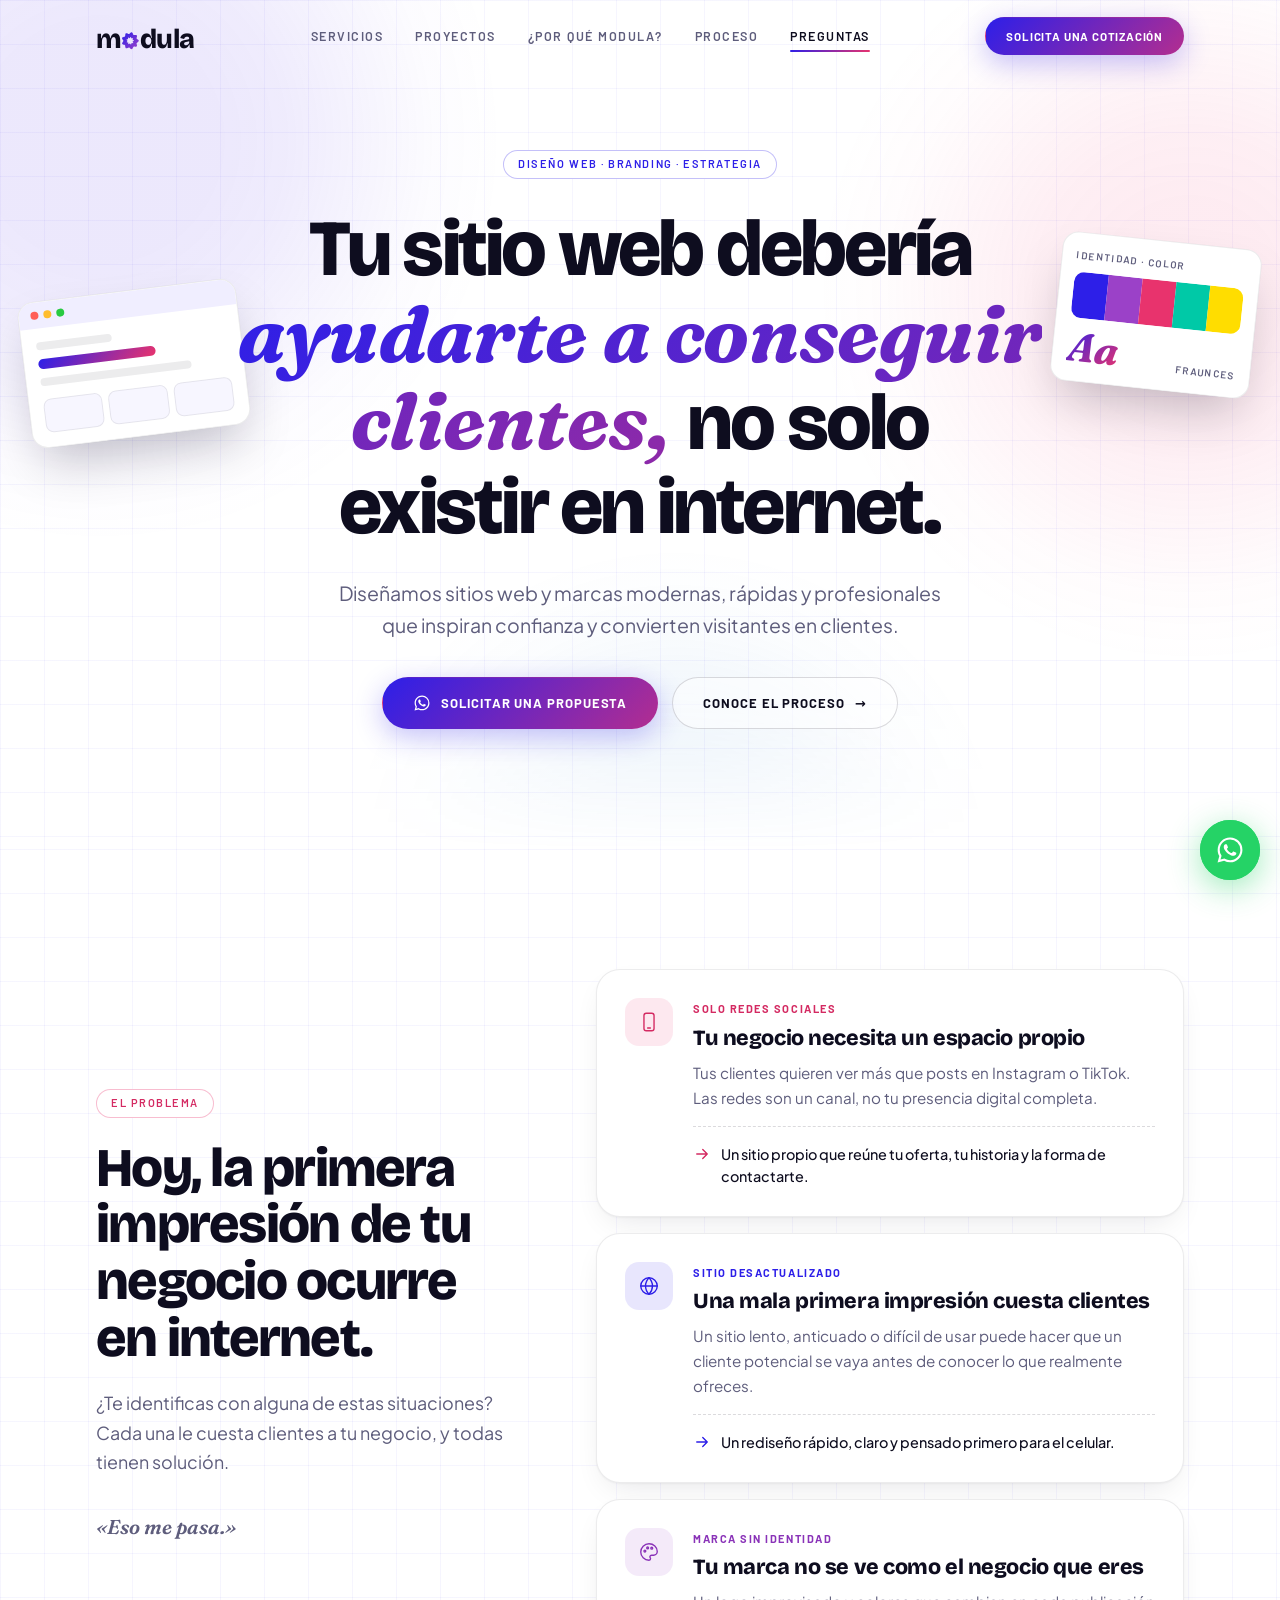
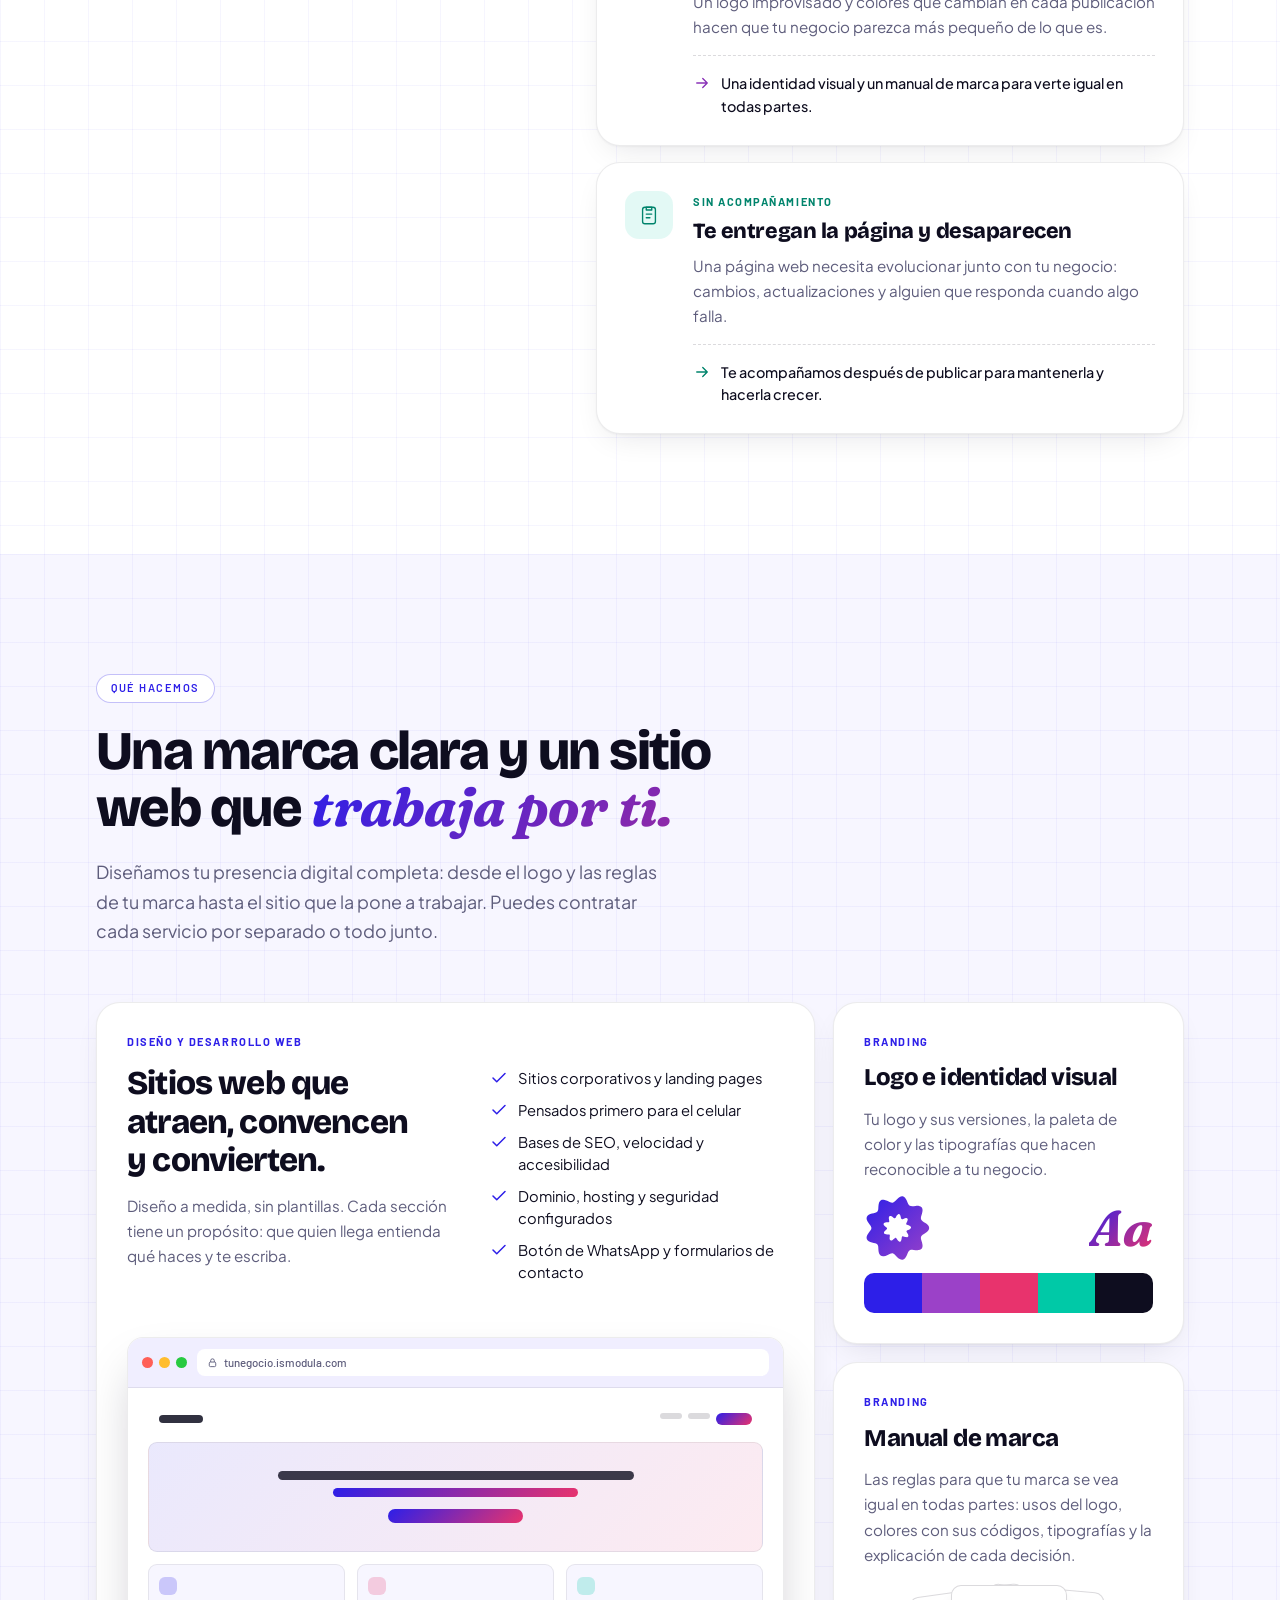
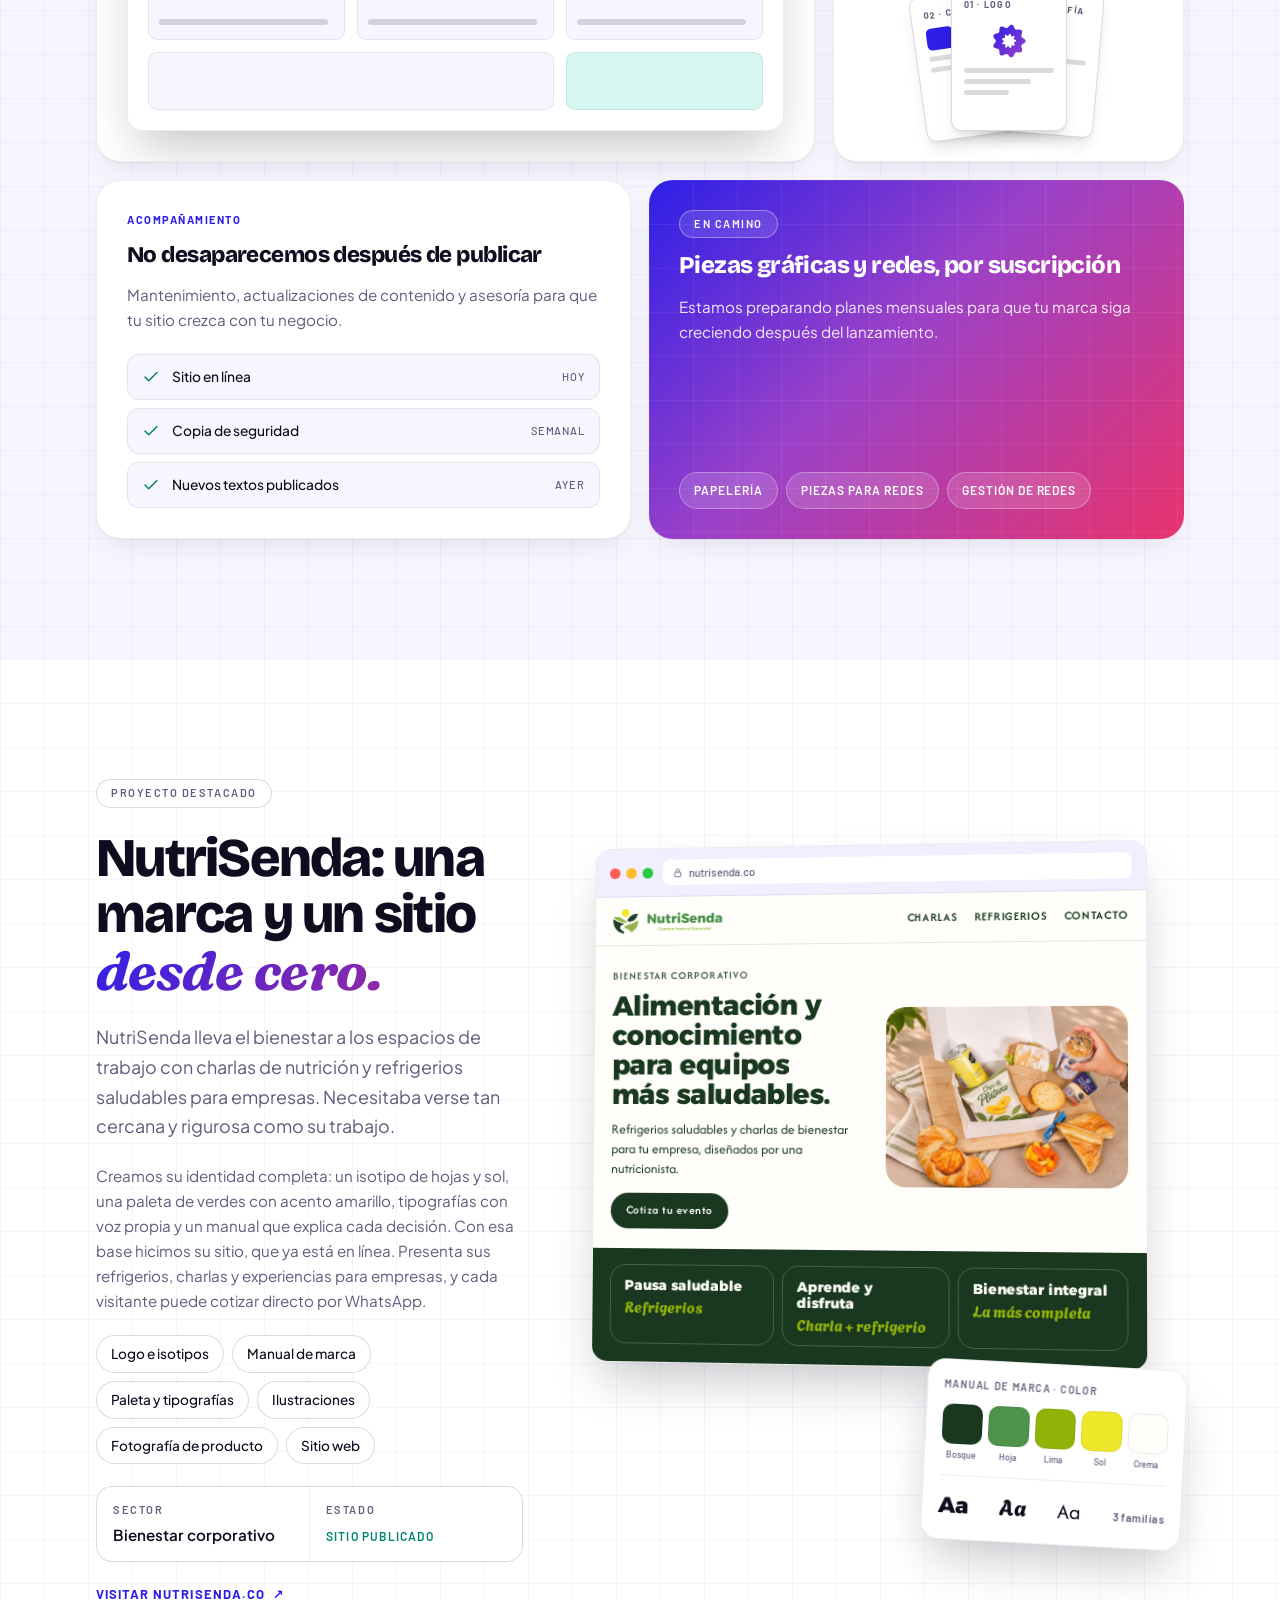
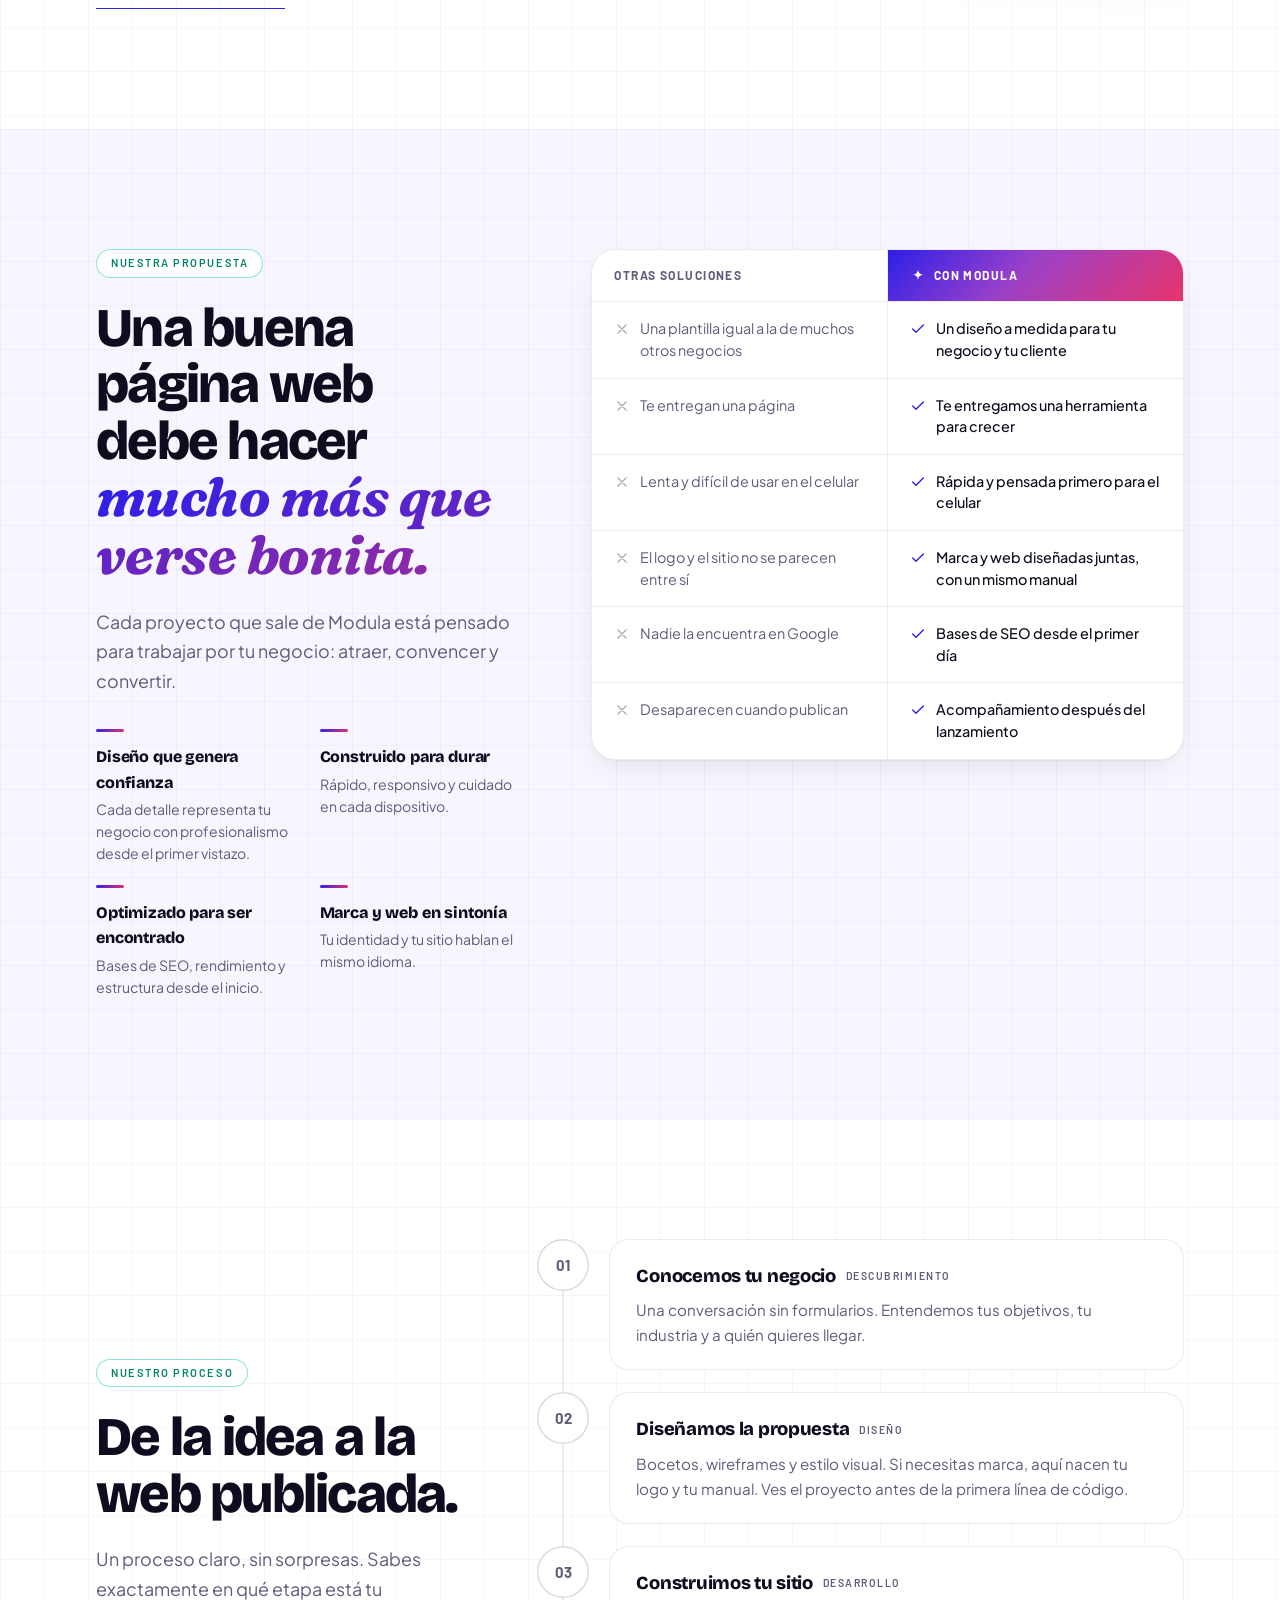
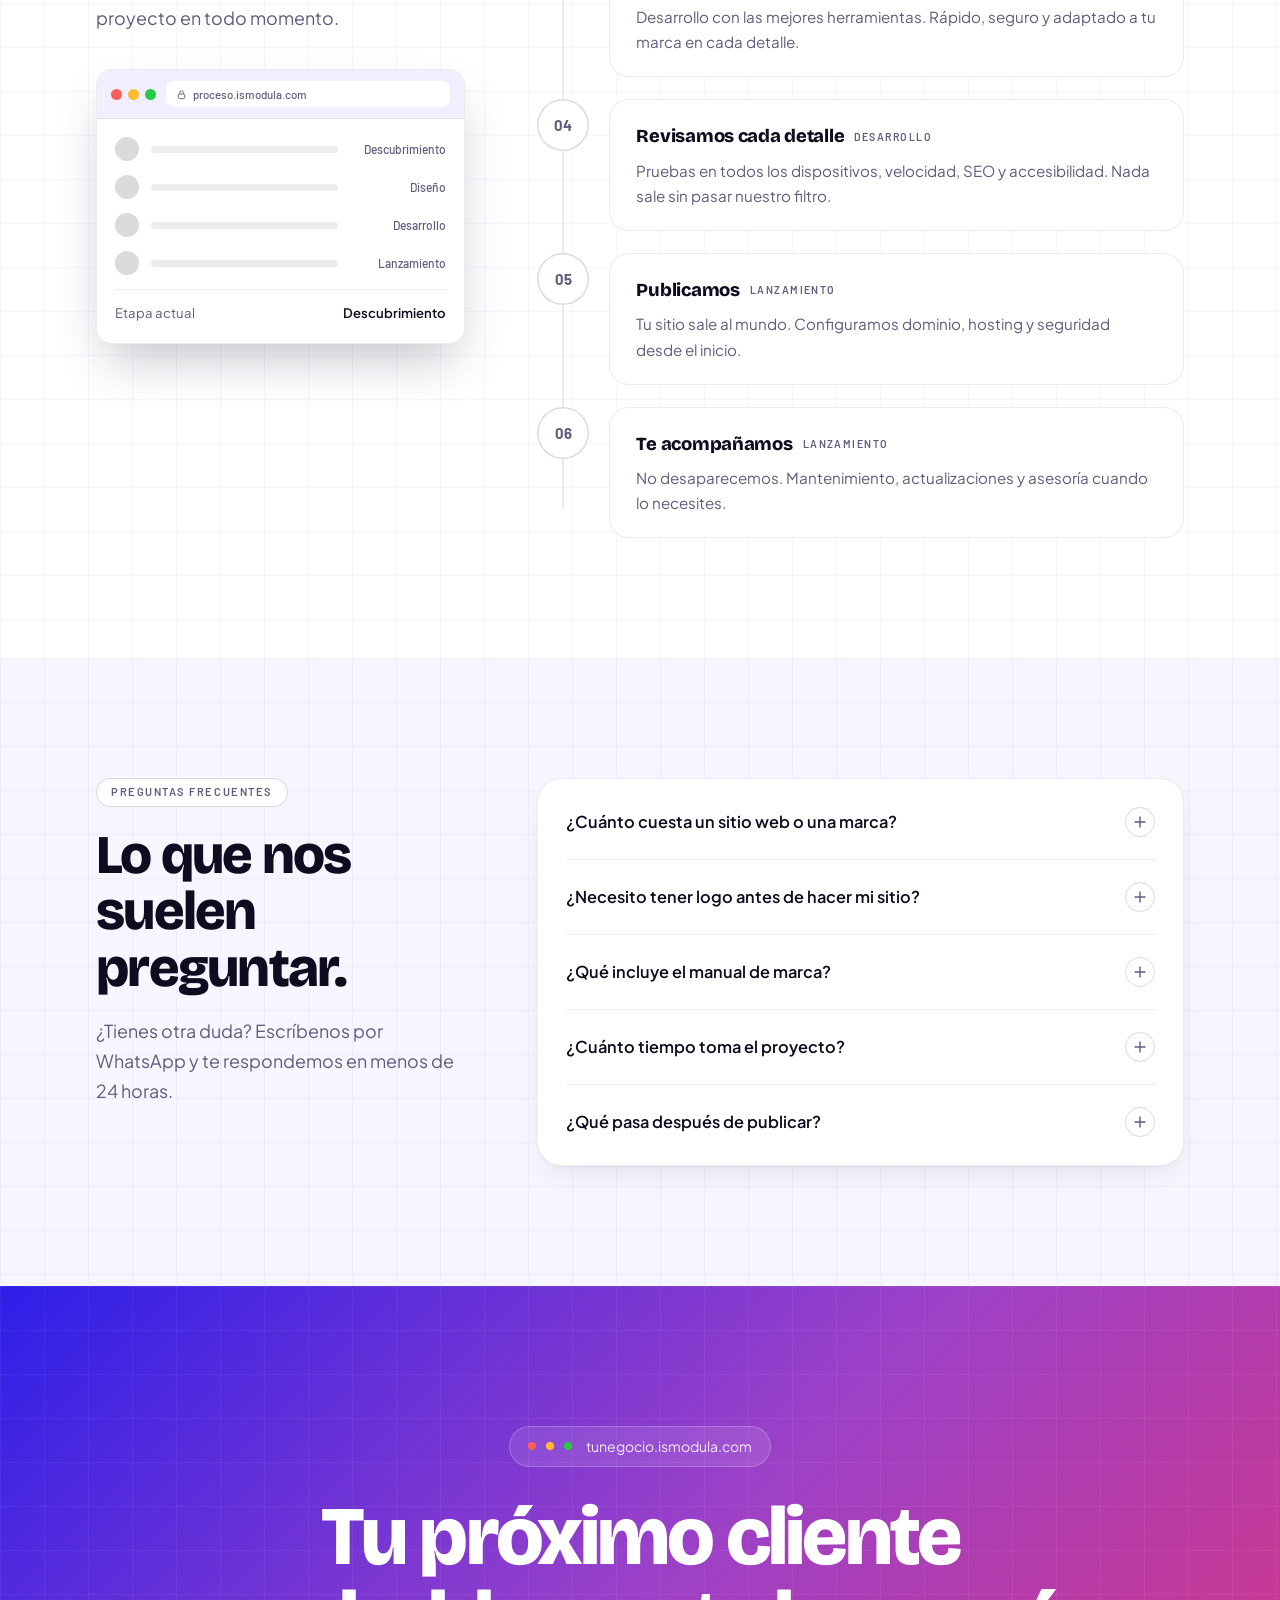
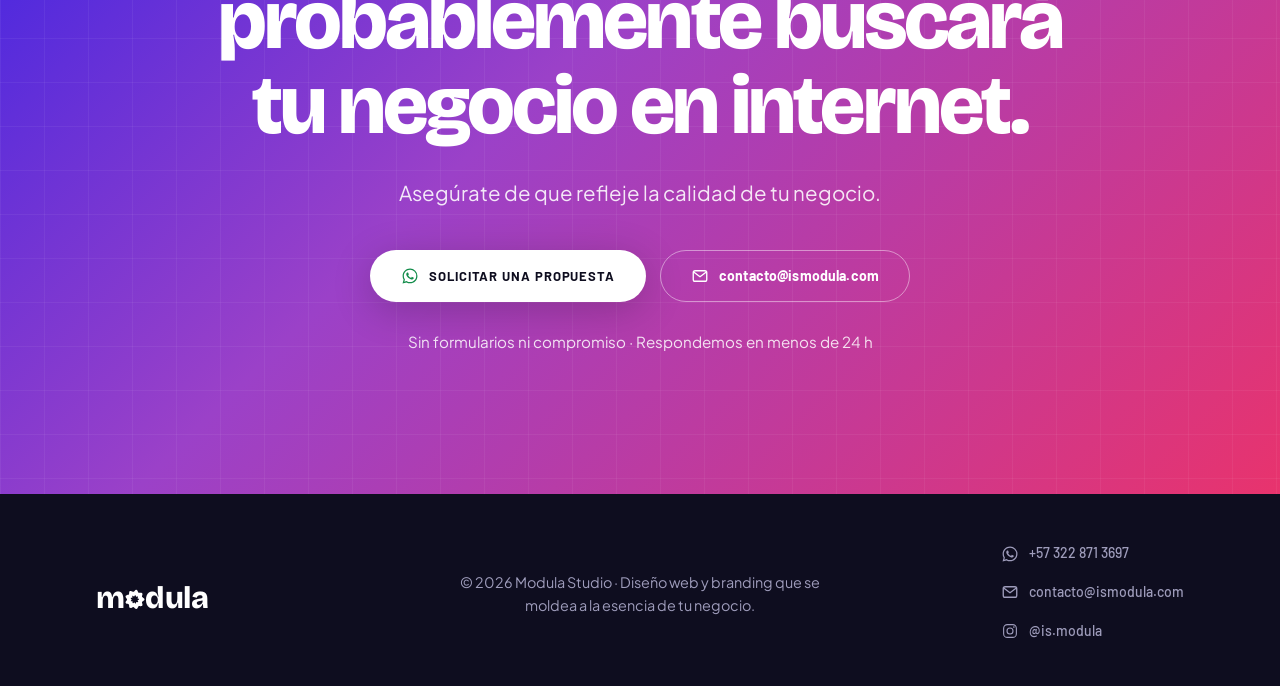
<file: index.html>
<!doctype html>
<html lang="es">
<head>
  <meta charset="utf-8">
  <meta name="viewport" content="width=device-width, initial-scale=1, viewport-fit=cover">
  <title>Modula · Diseño web y branding en Bogotá y Colombia</title>
  <meta name="claude:viewport-fit-sides" content="cover">
  <meta name="color-scheme" content="light">
  <meta name="description" content="Diseño web y branding para que tu negocio consiga clientes, no solo exista en internet. Estudio en Bogotá que trabaja con toda Colombia.">
  <link rel="canonical" href="https://ismodula.com/">
  <link rel="icon" type="image/svg+xml" href="img/favicon.svg">
  <link rel="apple-touch-icon" href="img/apple-touch-icon.png">

  <!-- Vista previa al compartir (WhatsApp, iMessage, redes).
       URL oficial: https://ismodula.com (og:url y og:image van siempre con URL absoluta).
       og:description repite la meta description. La imagen se genera desde og/og-card.html. -->
  <meta property="og:type" content="website">
  <meta property="og:title" content="Modula Studio">
  <meta property="og:description" content="Diseño web y branding para que tu negocio consiga clientes, no solo exista en internet. Estudio en Bogotá que trabaja con toda Colombia.">
  <meta property="og:url" content="https://ismodula.com/">
  <meta property="og:image" content="https://ismodula.com/img/og-modula.png">
  <meta property="og:image:width" content="1200">
  <meta property="og:image:height" content="630">
  <meta property="og:locale" content="es_CO">
  <meta name="twitter:card" content="summary_large_image">

  <!-- Datos estructurados para Google. Estudio remoto: la dirección lleva solo
       ciudad, región y país; nunca calle ni código postal. -->
  <script type="application/ld+json">
  {
    "@context": "https://schema.org",
    "@type": "ProfessionalService",
    "@id": "https://ismodula.com/#modula",
    "name": "Modula Studio",
    "url": "https://ismodula.com/",
    "logo": "https://ismodula.com/img/apple-touch-icon.png",
    "image": "https://ismodula.com/img/og-modula.png",
    "description": "Diseño web y branding para que tu negocio consiga clientes, no solo exista en internet. Estudio en Bogotá que trabaja con toda Colombia.",
    "telephone": "+57 322 871 3697",
    "email": "contacto@ismodula.com",
    "sameAs": ["https://www.instagram.com/is.modula/"],
    "address": {
      "@type": "PostalAddress",
      "addressLocality": "Bogotá",
      "addressRegion": "Bogotá D.C.",
      "addressCountry": "CO"
    },
    "areaServed": { "@type": "Country", "name": "Colombia" },
    "hasOfferCatalog": {
      "@type": "OfferCatalog",
      "name": "Servicios de Modula",
      "itemListElement": [
        { "@type": "Offer", "itemOffered": { "@type": "Service", "name": "Diseño y desarrollo web" } },
        { "@type": "Offer", "itemOffered": { "@type": "Service", "name": "Logo e identidad visual" } },
        { "@type": "Offer", "itemOffered": { "@type": "Service", "name": "Manual de marca" } },
        { "@type": "Offer", "itemOffered": { "@type": "Service", "name": "Mantenimiento y acompañamiento" } }
      ]
    }
  }
  </script>

  <!-- Fuentes de Modula: alojadas en /fonts y declaradas al inicio de estilos.css.
       Se precargan solo las del titular. -->
  <link rel="preload" href="fonts/bricolage-grotesque-latin-var.woff2" as="font" type="font/woff2" crossorigin>
  <link rel="preload" href="fonts/fraunces-italic-latin-var.woff2" as="font" type="font/woff2" crossorigin>
  <!-- Las tres de NutriSenda (solo su maqueta): cargan sin bloquear la página -->
  <link rel="stylesheet" href="https://fonts.googleapis.com/css2?family=Alexandria:wght@800&family=Agbalumo&family=Afacad+Flux:wght@400;600&display=swap" media="print" onload="this.media='all'">
  <noscript><link rel="stylesheet" href="https://fonts.googleapis.com/css2?family=Alexandria:wght@800&family=Agbalumo&family=Afacad+Flux:wght@400;600&display=swap"></noscript>

  <link rel="stylesheet" href="css/estilos.css?v=2">
  <script src="js/main.js?v=2" defer></script>
</head>
<body>

<!-- ======================================================================
     NAVEGACIÓN
     ====================================================================== -->
<header class="nav" id="nav">
  <div class="wrap nav__in">
    <a href="#inicio" class="nav__logo" aria-label="Modula, volver al inicio">
      <svg class="logo" viewBox="0 0 99 30" aria-hidden="true">
        <text x="0" y="27" font-size="27">m</text>
        <use href="#m-ring" fill="url(#m-grad)"/>
        <text x="43.6" y="27" font-size="27">dula</text>
      </svg>
    </a>

    <nav class="nav__links" aria-label="Principal">
      <a class="nav__link" href="#servicios">Servicios</a>
      <a class="nav__link" href="#proyectos">Proyectos</a>
      <a class="nav__link" href="#por-que">¿Por qué Modula?</a>
      <a class="nav__link" href="#proceso">Proceso</a>
      <a class="nav__link" href="#preguntas">Preguntas</a>
    </nav>

    <a class="btn btn--primary btn--sm nav__cta" href="https://wa.me/573228713697?text=Hola%20Modula%2C%20me%20gustar%C3%ADa%20pedir%20una%20propuesta" target="_blank" rel="noopener" data-whatsapp>Solicita una cotización</a>

    <button class="burger" id="burger" type="button" aria-label="Abrir menú" aria-expanded="false" aria-controls="menu">
      <i></i><i></i><i></i>
    </button>
  </div>

  <!-- Menú móvil -->
  <div class="menu" id="menu" hidden>
    <div class="wrap">
      <a href="#servicios">Servicios</a>
      <a href="#proyectos">Proyectos</a>
      <a href="#por-que">¿Por qué Modula?</a>
      <a href="#proceso">Proceso</a>
      <a href="#preguntas">Preguntas</a>
      <a class="btn btn--primary" href="https://wa.me/573228713697?text=Hola%20Modula%2C%20me%20gustar%C3%ADa%20pedir%20una%20propuesta" target="_blank" rel="noopener" data-whatsapp><svg width="18" height="18" aria-hidden="true"><use href="#i-wa"/></svg>Solicita una cotización</a>
    </div>
  </div>
</header>

<main>

<!-- ======================================================================
     HERO
     ====================================================================== -->
<section class="hero grid-bg" id="inicio">
  <!-- Manchas de fondo: el contenedor las desvanece antes del borde inferior del hero -->
  <div class="hero__blobs" aria-hidden="true">
    <div class="blob blob--violeta float-a"></div>
    <div class="blob blob--rosa float-b"></div>
    <div class="blob blob--teal float-c"></div>
  </div>

  <!-- Tarjetitas decorativas (solo pantallas anchas) -->
  <div class="hero__float hero__float--left float-a" aria-hidden="true">
    <div class="float__bar"><i></i><i></i><i></i></div>
    <div class="float__body">
      <div class="sk" style="width: 40%"></div>
      <div class="sk sk--grad"></div>
      <div class="sk" style="width: 80%"></div>
      <div class="sk-row"><b></b><b></b><b></b></div>
    </div>
  </div>
  <div class="hero__float hero__float--right float-b" aria-hidden="true">
    <div class="float__body">
      <span class="label">Identidad · Color</span>
      <div class="swatches">
        <i style="background: #2D1FE8"></i><i style="background: #9B41C8"></i><i style="background: #E8336D"></i><i style="background: #00C9A7"></i><i style="background: #FFDD00"></i>
      </div>
      <div class="float__foot"><span class="aa">Aa</span><span class="label">Fraunces</span></div>
    </div>
  </div>

  <div class="wrap">
    <div class="hero__inner" id="heroInner">
      <span class="chip chip--violeta hero-in">Diseño web · Branding · Estrategia</span>
      <h1>Tu sitio web debería <span class="em">ayudarte a conseguir clientes,</span> no solo existir en internet.</h1>
      <p class="lead hero-in" data-delay="2">Diseñamos sitios web y marcas modernas, rápidas y profesionales que inspiran confianza y convierten visitantes en clientes.</p>
      <div class="hero__btns hero-in" data-delay="3">
        <a class="btn btn--primary" href="https://wa.me/573228713697?text=Hola%20Modula%2C%20me%20gustar%C3%ADa%20pedir%20una%20propuesta" target="_blank" rel="noopener" data-whatsapp><svg width="18" height="18" aria-hidden="true"><use href="#i-wa"/></svg>Solicitar una propuesta</a>
        <a class="btn btn--ghost" href="#proceso">Conoce el proceso <span class="arrow" aria-hidden="true">→</span></a>
      </div>
    </div>
  </div>
</section>

<!-- ======================================================================
     EL PROBLEMA
     Cada tarjeta: icono, etiqueta, título, texto y «cómo lo resolvemos».
     Color con la clase acc-rosa / acc-purpura / acc-teal (sin clase = violeta).
     ====================================================================== -->
<section class="band grid-bg" id="problema">
  <div class="wrap prob">
    <div class="prob__head">
      <span class="chip chip--rosa rv">El problema</span>
      <h2 class="h2 rv" data-delay="1">Hoy, la primera impresión de tu negocio ocurre en internet.</h2>
      <p class="lead rv" data-delay="2">¿Te identificas con alguna de estas situaciones? Cada una le cuesta clientes a tu negocio, y todas tienen solución.</p>
      <p class="quote rv" data-delay="3">«Eso me pasa.»</p>
    </div>

    <div class="prob__list">
      <article class="prob__item acc-rosa spot rv">
        <div class="ico"><svg viewBox="0 0 24 24" fill="none" stroke="currentColor" stroke-width="1.5" stroke-linecap="round" stroke-linejoin="round"><rect x="6.5" y="2.5" width="11" height="19" rx="2.5"/><path d="M10.5 18.5h3"/></svg></div>
        <div>
          <p class="tag">Solo redes sociales</p>
          <h3>Tu negocio necesita un espacio propio</h3>
          <p class="p">Tus clientes quieren ver más que posts en Instagram o TikTok. Las redes son un canal, no tu presencia digital completa.</p>
          <p class="fix"><svg><use href="#i-arrow"/></svg>Un sitio propio que reúne tu oferta, tu historia y la forma de contactarte.</p>
        </div>
      </article>

      <article class="prob__item spot rv" data-delay="1">
        <div class="ico"><svg viewBox="0 0 24 24" fill="none" stroke="currentColor" stroke-width="1.5" stroke-linecap="round" stroke-linejoin="round"><circle cx="12" cy="12" r="9"/><path d="M3 12h18M12 3c2.5 2.6 3.8 5.6 3.8 9s-1.3 6.4-3.8 9c-2.5-2.6-3.8-5.6-3.8-9S9.5 5.6 12 3Z"/></svg></div>
        <div>
          <p class="tag">Sitio desactualizado</p>
          <h3>Una mala primera impresión cuesta clientes</h3>
          <p class="p">Un sitio lento, anticuado o difícil de usar puede hacer que un cliente potencial se vaya antes de conocer lo que realmente ofreces.</p>
          <p class="fix"><svg><use href="#i-arrow"/></svg>Un rediseño rápido, claro y pensado primero para el celular.</p>
        </div>
      </article>

      <article class="prob__item acc-purpura spot rv" data-delay="2">
        <div class="ico"><svg viewBox="0 0 24 24" fill="none" stroke="currentColor" stroke-width="1.5" stroke-linecap="round" stroke-linejoin="round"><path d="M12 3a9 9 0 1 0 0 18c1.1 0 1.7-.8 1.7-1.6 0-.9-.7-1.3-.7-2.2 0-1 .8-1.7 1.8-1.7H17a4 4 0 0 0 4-4C21 6.6 17 3 12 3Z"/><circle cx="7.5" cy="11" r="1"/><circle cx="10.5" cy="7.5" r="1"/><circle cx="15" cy="7.8" r="1"/></svg></div>
        <div>
          <p class="tag">Marca sin identidad</p>
          <h3>Tu marca no se ve como el negocio que eres</h3>
          <p class="p">Un logo improvisado y colores que cambian en cada publicación hacen que tu negocio parezca más pequeño de lo que es.</p>
          <p class="fix"><svg><use href="#i-arrow"/></svg>Una identidad visual y un manual de marca para verte igual en todas partes.</p>
        </div>
      </article>

      <article class="prob__item acc-teal spot rv" data-delay="3">
        <div class="ico"><svg viewBox="0 0 24 24" fill="none" stroke="currentColor" stroke-width="1.5" stroke-linecap="round" stroke-linejoin="round"><rect x="5" y="3.5" width="14" height="18" rx="2.5"/><path d="M9 3.5h6v3H9zM9 11h6M9 15h4"/></svg></div>
        <div>
          <p class="tag">Sin acompañamiento</p>
          <h3>Te entregan la página y desaparecen</h3>
          <p class="p">Una página web necesita evolucionar junto con tu negocio: cambios, actualizaciones y alguien que responda cuando algo falla.</p>
          <p class="fix"><svg><use href="#i-arrow"/></svg>Te acompañamos después de publicar para mantenerla y hacerla crecer.</p>
        </div>
      </article>
    </div>
  </div>
</section>

<!-- ======================================================================
     SERVICIOS
     ====================================================================== -->
<section class="band soft grid-bg" id="servicios">
  <div class="wrap">
    <div class="sec-head">
      <span class="chip chip--violeta rv">Qué hacemos</span>
      <h2 class="h2 rv" data-delay="1" style="max-width: 46rem">Una marca clara y un sitio web que <span class="em">trabaja por ti.</span></h2>
      <p class="lead rv" data-delay="2">Diseñamos tu presencia digital completa: desde el logo y las reglas de tu marca hasta el sitio que la pone a trabajar. Puedes contratar cada servicio por separado o todo junto.</p>
    </div>

    <div class="bento">

      <!-- Diseño y desarrollo web -->
      <article class="svc svc--web spot rv">
        <div class="svc--web__copy">
          <div>
            <p class="tag">Diseño y desarrollo web</p>
            <h3>Sitios web que atraen, convencen y convierten.</h3>
            <p class="p">Diseño a medida, sin plantillas. Cada sección tiene un propósito: que quien llega entienda qué haces y te escriba.</p>
          </div>
          <ul class="checks">
            <li><svg><use href="#i-check"/></svg>Sitios corporativos y landing pages</li>
            <li><svg><use href="#i-check"/></svg>Pensados primero para el celular</li>
            <li><svg><use href="#i-check"/></svg>Bases de SEO, velocidad y accesibilidad</li>
            <li><svg><use href="#i-check"/></svg>Dominio, hosting y seguridad configurados</li>
            <li><svg><use href="#i-check"/></svg>Botón de WhatsApp y formularios de contacto</li>
          </ul>
        </div>

        <!-- Maqueta animada: los módulos aparecen uno a uno -->
        <div class="win" aria-hidden="true">
          <div class="win__bar">
            <div class="win__dots"><i></i><i></i><i></i></div>
            <div class="win__url"><svg><use href="#i-lock"/></svg>tunegocio.ismodula.com</div>
          </div>
          <div class="build" id="build">
            <div class="mod mod--nav"><b></b><span><i></i><i></i><i></i></span></div>
            <div class="mod mod--hero"><i></i><i></i><i></i></div>
            <div class="mod mod--card mod--violeta"></div>
            <div class="mod mod--card mod--rosa"></div>
            <div class="mod mod--card mod--teal"></div>
            <div class="mod mod--wide"></div>
            <div class="mod mod--sq"></div>
            <svg class="cursor" viewBox="0 0 24 24"><path d="M5 3l14 7.5-6.2 1.6L10 18.5z" fill="currentColor" stroke="var(--bg)" stroke-width="1.5" stroke-linejoin="round"/></svg>
          </div>
        </div>
      </article>

      <!-- Logo e identidad visual -->
      <article class="svc svc--brand acc-rosa spot rv" data-delay="1">
        <p class="tag">Branding</p>
        <h3>Logo e identidad visual</h3>
        <p class="p">Tu logo y sus versiones, la paleta de color y las tipografías que hacen reconocible a tu negocio.</p>
        <div class="brandviz" aria-hidden="true">
          <div class="brandviz__top">
            <svg class="brandviz__ring" viewBox="25.4 11 17.6 17.6"><use href="#m-ring" fill="url(#m-grad)"/></svg>
            <span class="aa">Aa</span>
          </div>
          <div class="swatches">
            <i style="background: #2D1FE8"></i><i style="background: #9B41C8"></i><i style="background: #E8336D"></i><i style="background: #00C9A7"></i><i style="background: #0E0D1F"></i>
          </div>
        </div>
      </article>

      <!-- Manual de marca -->
      <article class="svc svc--manual acc-purpura spot rv" data-delay="2">
        <p class="tag">Branding</p>
        <h3>Manual de marca</h3>
        <p class="p">Las reglas para que tu marca se vea igual en todas partes: usos del logo, colores con sus códigos, tipografías y la explicación de cada decisión.</p>
        <div class="pages" aria-hidden="true">
          <div class="page">
            <b>02 · Color</b>
            <div class="page__swatches"><i style="background: #2D1FE8"></i><i style="background: #E8336D"></i><i style="background: #00C9A7"></i></div>
            <i></i><i style="width: 70%"></i>
          </div>
          <div class="page">
            <b>03 · Tipografía</b>
            <span class="page__aa">Aa</span>
            <i></i><i style="width: 60%"></i>
          </div>
          <div class="page">
            <b>01 · Logo</b>
            <svg class="page__ring" viewBox="25.4 11 17.6 17.6"><use href="#m-ring" fill="url(#m-grad)"/></svg>
            <i></i><i style="width: 75%"></i><i style="width: 50%"></i>
          </div>
        </div>
      </article>

      <!-- Acompañamiento -->
      <article class="svc svc--care acc-teal spot rv">
        <div class="svc--care__grid">
          <div>
            <p class="tag">Acompañamiento</p>
            <h3>No desaparecemos después de publicar</h3>
            <p class="p">Mantenimiento, actualizaciones de contenido y asesoría para que tu sitio crezca con tu negocio.</p>
          </div>
          <div class="status" aria-hidden="true">
            <div class="status__row"><svg><use href="#i-check"/></svg>Sitio en línea<span>Hoy</span></div>
            <div class="status__row"><svg><use href="#i-check"/></svg>Copia de seguridad<span>Semanal</span></div>
            <div class="status__row"><svg><use href="#i-check"/></svg>Nuevos textos publicados<span>Ayer</span></div>
          </div>
        </div>
      </article>

      <!-- Próximamente -->
      <article class="svc svc--next rv" data-delay="1">
        <span class="chip">En camino</span>
        <h3>Piezas gráficas y redes, por suscripción</h3>
        <p class="p">Estamos preparando planes mensuales para que tu marca siga creciendo después del lanzamiento.</p>
        <ul class="next-list">
          <li>Papelería</li>
          <li>Piezas para redes</li>
          <li>Gestión de redes</li>
        </ul>
      </article>

    </div>
  </div>
</section>

<!-- ======================================================================
     PROYECTO DESTACADO: NUTRISENDA
     ====================================================================== -->
<section class="band grid-bg" id="proyectos">
  <div class="wrap case">
    <div class="case__copy">
      <span class="chip rv">Proyecto destacado</span>
      <h2 class="h2 rv" data-delay="1">NutriSenda: una marca y un sitio <span class="em">desde cero.</span></h2>
      <p class="lead rv" data-delay="2">NutriSenda lleva el bienestar a los espacios de trabajo con charlas de nutrición y refrigerios saludables para empresas. Necesitaba verse tan cercana y rigurosa como su trabajo.</p>
      <p class="p rv" data-delay="3">Creamos su identidad completa: un isotipo de hojas y sol, una paleta de verdes con acento amarillo, tipografías con voz propia y un manual que explica cada decisión. Con esa base hicimos su sitio, que ya está en línea. Presenta sus refrigerios, charlas y experiencias para empresas, y cada visitante puede cotizar directo por WhatsApp.</p>
      <ul class="deliver rv" data-delay="4">
        <li>Logo e isotipos</li>
        <li>Manual de marca</li>
        <li>Paleta y tipografías</li>
        <li>Ilustraciones</li>
        <li>Fotografía de producto</li>
        <li>Sitio web</li>
      </ul>
      <dl class="meta rv" data-delay="5">
        <div><dt>Sector</dt><dd>Bienestar corporativo</dd></div>
        <div><dt>Estado</dt><dd><span class="status-pill">Sitio publicado</span></dd></div>
      </dl>
      <a class="link rv" data-delay="6" href="https://www.nutrisenda.co" target="_blank" rel="noopener">Visitar nutrisenda.co <span class="arrow" aria-hidden="true">↗</span></a>
    </div>

    <div class="case__stage rv" data-delay="2">
      <!-- Toda la composición (ventana + ficha) es un solo enlace al sitio real -->
      <a class="case__link" href="https://www.nutrisenda.co" target="_blank" rel="noopener" aria-label="Visitar el sitio de NutriSenda (se abre en una pestaña nueva)">
        <!-- Maqueta del sitio publicado de NutriSenda: textos copiados de nutrisenda.co -->
        <div class="win case__win">
          <div class="win__bar">
            <div class="win__dots"><i></i><i></i><i></i></div>
            <div class="win__url"><svg><use href="#i-lock"/></svg>nutrisenda.co</div>
          </div>
          <div class="ns">
            <div class="ns__nav">
              <span class="ns__brand">
                <img src="img/nutrisenda-isotipo.svg" alt="" width="26" height="25">
                <img src="img/nutrisenda-logo.svg" alt="NutriSenda" width="80" height="22">
              </span>
              <span class="ns__links"><span>Charlas</span><span>Refrigerios</span><span>Contacto</span></span>
            </div>
            <div class="ns__hero">
              <div>
                <div class="ns__eyebrow">Bienestar corporativo</div>
                <div class="ns__title">Alimentación y conocimiento para equipos más saludables.</div>
                <p class="ns__text">Refrigerios saludables y charlas de bienestar para tu empresa, diseñados por una nutricionista.</p>
                <span class="ns__btn">Cotiza tu evento</span>
              </div>
              <div class="ns__photo"><img src="img/nutrisenda-box.jpg" alt="Box de refrigerio NutriSenda con sándwich, chips de plátano, soda, yogurt, queso, fruta y croissant" width="1200" height="900" loading="lazy"></div>
            </div>
            <div class="ns__band">
              <div class="ns__svc"><b>Pausa saludable</b><span>Refrigerios</span></div>
              <div class="ns__svc"><b>Aprende y disfruta</b><span>Charla + refrigerio</span></div>
              <div class="ns__svc"><b>Bienestar integral</b><span>La más completa</span></div>
            </div>
          </div>
        </div>

        <!-- Ficha de paleta y tipografías del manual -->
        <div class="board">
          <span class="label">Manual de marca · Color</span>
          <div class="board__swatches">
            <div><i style="background: #19381F"></i><small>Bosque</small></div>
            <div><i style="background: #4D934C"></i><small>Hoja</small></div>
            <div><i style="background: #91B308"></i><small>Lima</small></div>
            <div><i style="background: #EEE82B"></i><small>Sol</small></div>
            <div><i style="background: #FFFEFA"></i><small>Crema</small></div>
          </div>
          <div class="board__type">
            <span class="font-alexandria">Aa</span>
            <span class="font-agbalumo">Aa</span>
            <span class="font-afacad">Aa</span>
            <span class="label">3 familias</span>
          </div>
        </div>
      </a>
    </div>
  </div>
</section>

<!-- ======================================================================
     POR QUÉ MODULA
     ====================================================================== -->
<section class="band soft grid-bg" id="por-que">
  <div class="wrap why">
    <div class="why__head">
      <span class="chip chip--teal rv">Nuestra propuesta</span>
      <h2 class="h2 rv" data-delay="1">Una buena página web debe hacer <span class="em">mucho más que verse bonita.</span></h2>
      <p class="lead rv" data-delay="2">Cada proyecto que sale de Modula está pensado para trabajar por tu negocio: atraer, convencer y convertir.</p>
      <div class="values">
        <div class="value rv" data-delay="3"><b>Diseño que genera confianza</b><span>Cada detalle representa tu negocio con profesionalismo desde el primer vistazo.</span></div>
        <div class="value rv" data-delay="4"><b>Construido para durar</b><span>Rápido, responsivo y cuidado en cada dispositivo.</span></div>
        <div class="value rv" data-delay="5"><b>Optimizado para ser encontrado</b><span>Bases de SEO, rendimiento y estructura desde el inicio.</span></div>
        <div class="value rv" data-delay="6"><b>Marca y web en sintonía</b><span>Tu identidad y tu sitio hablan el mismo idioma.</span></div>
      </div>
    </div>

    <!-- Comparativa: cada fila = defecto | respuesta de Modula -->
    <div class="cmp rv" data-delay="2" role="table" aria-label="Otras soluciones frente a Modula">
      <div class="cmp__head" role="row">
        <div role="columnheader">Otras soluciones</div>
        <div role="columnheader"><svg><use href="#i-spark"/></svg>Con Modula</div>
      </div>
      <div class="cmp__row" role="row">
        <div role="cell"><svg><use href="#i-x"/></svg>Una plantilla igual a la de muchos otros negocios</div>
        <div role="cell"><svg><use href="#i-check"/></svg>Un diseño a medida para tu negocio y tu cliente</div>
      </div>
      <div class="cmp__row" role="row">
        <div role="cell"><svg><use href="#i-x"/></svg>Te entregan una página</div>
        <div role="cell"><svg><use href="#i-check"/></svg>Te entregamos una herramienta para crecer</div>
      </div>
      <div class="cmp__row" role="row">
        <div role="cell"><svg><use href="#i-x"/></svg>Lenta y difícil de usar en el celular</div>
        <div role="cell"><svg><use href="#i-check"/></svg>Rápida y pensada primero para el celular</div>
      </div>
      <div class="cmp__row" role="row">
        <div role="cell"><svg><use href="#i-x"/></svg>El logo y el sitio no se parecen entre sí</div>
        <div role="cell"><svg><use href="#i-check"/></svg>Marca y web diseñadas juntas, con un mismo manual</div>
      </div>
      <div class="cmp__row" role="row">
        <div role="cell"><svg><use href="#i-x"/></svg>Nadie la encuentra en Google</div>
        <div role="cell"><svg><use href="#i-check"/></svg>Bases de SEO desde el primer día</div>
      </div>
      <div class="cmp__row" role="row">
        <div role="cell"><svg><use href="#i-x"/></svg>Desaparecen cuando publican</div>
        <div role="cell"><svg><use href="#i-check"/></svg>Acompañamiento después del lanzamiento</div>
      </div>
    </div>
  </div>
</section>

<!-- ======================================================================
     PROCESO
     Cada paso lleva data-phase con su etapa en la mini-ventana:
     0 Descubrimiento · 1 Diseño · 2 Desarrollo · 3 Lanzamiento
     ====================================================================== -->
<section class="band grid-bg" id="proceso">
  <div class="wrap proc">
    <div class="proc__side">
      <span class="chip chip--teal rv">Nuestro proceso</span>
      <h2 class="h2 rv" data-delay="1">De la idea a la web publicada.</h2>
      <p class="lead rv" data-delay="2">Un proceso claro, sin sorpresas. Sabes exactamente en qué etapa está tu proyecto en todo momento.</p>

      <div class="win tracker rv" data-delay="3" aria-hidden="true">
        <div class="win__bar">
          <div class="win__dots"><i></i><i></i><i></i></div>
          <div class="win__url"><svg><use href="#i-lock"/></svg>proceso.ismodula.com</div>
        </div>
        <div class="tracker__body">
          <div class="trk trk--1"><span class="trk__check"><svg><use href="#i-check"/></svg></span><span class="trk__bar"><i></i></span><span class="trk__label">Descubrimiento</span></div>
          <div class="trk trk--2"><span class="trk__check"><svg><use href="#i-check"/></svg></span><span class="trk__bar"><i></i></span><span class="trk__label">Diseño</span></div>
          <div class="trk trk--3"><span class="trk__check"><svg><use href="#i-check"/></svg></span><span class="trk__bar"><i></i></span><span class="trk__label">Desarrollo</span></div>
          <div class="trk trk--4"><span class="trk__check"><svg><use href="#i-check"/></svg></span><span class="trk__bar"><i></i></span><span class="trk__label">Lanzamiento</span></div>
          <div class="tracker__now"><span>Etapa actual</span><b id="nowStage">Lanzamiento</b></div>
        </div>
      </div>
    </div>

    <ol class="steps" id="steps">
      <li class="steps__line" aria-hidden="true"><i id="stepsFill"></i></li>

      <li class="step step--1 on" data-phase="0">
        <span class="step__n">01</span>
        <div class="step__card">
          <h3>Conocemos tu negocio <small>Descubrimiento</small></h3>
          <p class="p">Una conversación sin formularios. Entendemos tus objetivos, tu industria y a quién quieres llegar.</p>
        </div>
      </li>
      <li class="step step--2 on" data-phase="1">
        <span class="step__n">02</span>
        <div class="step__card">
          <h3>Diseñamos la propuesta <small>Diseño</small></h3>
          <p class="p">Bocetos, wireframes y estilo visual. Si necesitas marca, aquí nacen tu logo y tu manual. Ves el proyecto antes de la primera línea de código.</p>
        </div>
      </li>
      <li class="step step--3 on" data-phase="2">
        <span class="step__n">03</span>
        <div class="step__card">
          <h3>Construimos tu sitio <small>Desarrollo</small></h3>
          <p class="p">Desarrollo con las mejores herramientas. Rápido, seguro y adaptado a tu marca en cada detalle.</p>
        </div>
      </li>
      <li class="step step--4 on" data-phase="2">
        <span class="step__n">04</span>
        <div class="step__card">
          <h3>Revisamos cada detalle <small>Desarrollo</small></h3>
          <p class="p">Pruebas en todos los dispositivos, velocidad, SEO y accesibilidad. Nada sale sin pasar nuestro filtro.</p>
        </div>
      </li>
      <li class="step step--5 on" data-phase="3">
        <span class="step__n">05</span>
        <div class="step__card">
          <h3>Publicamos <small>Lanzamiento</small></h3>
          <p class="p">Tu sitio sale al mundo. Configuramos dominio, hosting y seguridad desde el inicio.</p>
        </div>
      </li>
      <li class="step step--6 on" data-phase="3">
        <span class="step__n">06</span>
        <div class="step__card">
          <h3>Te acompañamos <small>Lanzamiento</small></h3>
          <p class="p">No desaparecemos. Mantenimiento, actualizaciones y asesoría cuando lo necesites.</p>
        </div>
      </li>
    </ol>
  </div>
</section>

<!-- ======================================================================
     PREGUNTAS FRECUENTES
     Para añadir una: copia un .faq__item y cambia los id (faqN y faqNa).
     ====================================================================== -->
<section class="band soft grid-bg" id="preguntas">
  <div class="wrap faq-wrap">
    <div class="sec-head">
      <span class="chip rv">Preguntas frecuentes</span>
      <h2 class="h2 rv" data-delay="1">Lo que nos suelen preguntar.</h2>
      <p class="lead rv" data-delay="2">¿Tienes otra duda? Escríbenos por WhatsApp y te respondemos en menos de 24 horas.</p>
    </div>

    <div class="faq rv" data-delay="2">
      <div class="faq__item">
        <button class="faq__q" type="button" id="faq1" aria-expanded="false" aria-controls="faq1a">¿Cuánto cuesta un sitio web o una marca? <span class="faq__icon"><svg><use href="#i-plus"/></svg></span></button>
        <div class="faq__a" id="faq1a" role="region" aria-labelledby="faq1"><div>
          <p>Trabajamos a medida, así que el valor depende de lo que necesites: número de páginas, si incluye marca, fotografía o funciones especiales. Después de una primera conversación te enviamos una propuesta con el alcance y el precio, sin compromiso.</p>
        </div></div>
      </div>
      <div class="faq__item">
        <button class="faq__q" type="button" id="faq2" aria-expanded="false" aria-controls="faq2a">¿Necesito tener logo antes de hacer mi sitio? <span class="faq__icon"><svg><use href="#i-plus"/></svg></span></button>
        <div class="faq__a" id="faq2a" role="region" aria-labelledby="faq2"><div>
          <p>No. Si aún no tienes una identidad clara, la creamos contigo antes de diseñar el sitio. Así tu marca y tu web nacen juntas y se ven coherentes desde el primer día.</p>
        </div></div>
      </div>
      <div class="faq__item">
        <button class="faq__q" type="button" id="faq3" aria-expanded="false" aria-controls="faq3a">¿Qué incluye el manual de marca? <span class="faq__icon"><svg><use href="#i-plus"/></svg></span></button>
        <div class="faq__a" id="faq3a" role="region" aria-labelledby="faq3"><div>
          <p>Tu logo y sus versiones, cómo y dónde usarlos, la paleta de colores con sus códigos, las tipografías y la explicación de cada decisión, para que cualquier persona aplique tu marca correctamente.</p>
        </div></div>
      </div>
      <div class="faq__item">
        <button class="faq__q" type="button" id="faq4" aria-expanded="false" aria-controls="faq4a">¿Cuánto tiempo toma el proyecto? <span class="faq__icon"><svg><use href="#i-plus"/></svg></span></button>
        <div class="faq__a" id="faq4a" role="region" aria-labelledby="faq4"><div>
          <p>Depende del alcance. En la propuesta te damos un cronograma con fechas para cada etapa, y durante el proyecto siempre sabes en qué punto está.</p>
        </div></div>
      </div>
      <div class="faq__item">
        <button class="faq__q" type="button" id="faq5" aria-expanded="false" aria-controls="faq5a">¿Qué pasa después de publicar? <span class="faq__icon"><svg><use href="#i-plus"/></svg></span></button>
        <div class="faq__a" id="faq5a" role="region" aria-labelledby="faq5"><div>
          <p>Te acompañamos. Nos encargamos del mantenimiento, las actualizaciones y los cambios que tu negocio necesite, y te asesoramos para que tu sitio siga creciendo.</p>
        </div></div>
      </div>
    </div>
  </div>
</section>

<!-- ======================================================================
     CIERRE
     ====================================================================== -->
<section class="cta" id="contacto">
  <div class="wrap">
    <div class="cta__inner">
      <span class="cta__pill rv" aria-hidden="true"><i></i><i></i><i></i>tunegocio.ismodula.com</span>
      <h2 class="rv" data-delay="1">Tu próximo cliente probablemente buscará tu negocio en internet.</h2>
      <p class="cta__lead rv" data-delay="2">Asegúrate de que refleje la calidad de tu negocio.</p>
      <div class="cta__btns rv" data-delay="3">
        <a class="btn btn--light" href="https://wa.me/573228713697?text=Hola%20Modula%2C%20me%20gustar%C3%ADa%20pedir%20una%20propuesta" target="_blank" rel="noopener" data-whatsapp><svg class="wa-green" width="18" height="18" aria-hidden="true"><use href="#i-wa"/></svg>Solicitar una propuesta</a>
        <a class="btn btn--outline-light btn--email" href="mailto:contacto@ismodula.com"><svg width="18" height="18" aria-hidden="true"><use href="#i-mail"/></svg>contacto@ismodula.com</a>
      </div>
      <p class="cta__fine rv" data-delay="4">Sin formularios ni compromiso · Respondemos en menos de 24 h</p>
    </div>
  </div>
</section>

</main>

<!-- ======================================================================
     FOOTER
     ====================================================================== -->
<footer class="footer">
  <div class="wrap footer__in">
    <svg class="logo" viewBox="0 0 99 30" role="img" aria-label="modula">
      <text x="0" y="27" font-size="27">m</text>
      <use href="#m-ring" fill="#fff"/>
      <text x="43.6" y="27" font-size="27">dula</text>
    </svg>
    <p class="footer__copy">© 2026 Modula Studio · Diseño web y branding que se moldea a la esencia de tu negocio.</p>
    <!-- Contacto: una fila por canal, con su ícono del sprite -->
    <ul class="footer__links">
      <li><a href="https://wa.me/573228713697?text=Hola%20Modula%2C%20me%20gustar%C3%ADa%20pedir%20una%20propuesta" target="_blank" rel="noopener" data-whatsapp><svg width="18" height="18" aria-hidden="true"><use href="#i-wa"/></svg>+57 322 871 3697</a></li>
      <li><a href="mailto:contacto@ismodula.com"><svg width="18" height="18" aria-hidden="true"><use href="#i-mail"/></svg>contacto@ismodula.com</a></li>
      <li><a href="https://www.instagram.com/is.modula/" target="_blank" rel="noopener" aria-label="Instagram de Modula (se abre en una pestaña nueva)"><svg width="18" height="18" aria-hidden="true"><use href="#i-instagram"/></svg>@is.modula</a></li>
    </ul>
  </div>
</footer>

<!-- Botón flotante de WhatsApp.
     Todos los enlaces con data-whatsapp toman el número y el mensaje de js/main.js -->
<a class="fab" href="https://wa.me/573228713697?text=Hola%20Modula%2C%20me%20gustar%C3%ADa%20pedir%20una%20propuesta" target="_blank" rel="noopener" data-whatsapp aria-label="Escríbenos por WhatsApp">
  <svg><use href="#i-wa"/></svg>
</a>

<!-- ======================================================================
     SPRITE: logo e iconos que se reutilizan con <use href="#id">.
     No hace falta tocarlo. El trazado del anillo viene del sistema de diseño.
     ====================================================================== -->
<svg width="0" height="0" style="position: absolute" aria-hidden="true">
  <defs>
    <linearGradient id="m-grad" x1="0" y1="0" x2="1" y2="1"><stop offset="0" stop-color="#2D1FE8"/><stop offset="1" stop-color="#9B41C8"/></linearGradient>
    <!-- Anillo de nueve festones del logo -->
    <path id="m-ring" fill-rule="evenodd" d="M34.20,12.10 C34.42,11.89 34.68,11.63 34.93,11.51 C35.17,11.38 35.45,11.31 35.69,11.35 C35.93,11.39 36.16,11.56 36.35,11.76 C36.54,11.96 36.69,12.29 36.83,12.56 C36.97,12.84 37.06,13.16 37.19,13.39 C37.32,13.61 37.43,13.79 37.61,13.89 C37.79,14.00 38.00,14.00 38.26,14.00 C38.52,14.00 38.85,13.92 39.15,13.90 C39.45,13.89 39.81,13.85 40.08,13.92 C40.36,13.98 40.62,14.10 40.77,14.28 C40.93,14.47 41.00,14.75 41.02,15.03 C41.03,15.30 40.94,15.65 40.87,15.95 C40.80,16.25 40.66,16.56 40.61,16.81 C40.57,17.06 40.54,17.27 40.61,17.47 C40.68,17.66 40.84,17.80 41.04,17.97 C41.23,18.13 41.54,18.28 41.78,18.46 C42.03,18.65 42.32,18.85 42.49,19.07 C42.66,19.30 42.78,19.56 42.78,19.80 C42.78,20.04 42.66,20.30 42.49,20.53 C42.32,20.75 42.03,20.95 41.78,21.14 C41.54,21.32 41.23,21.47 41.04,21.63 C40.84,21.80 40.68,21.94 40.61,22.13 C40.54,22.33 40.57,22.54 40.61,22.79 C40.66,23.04 40.80,23.35 40.87,23.65 C40.94,23.95 41.03,24.30 41.02,24.57 C41.00,24.85 40.93,25.13 40.77,25.32 C40.62,25.50 40.36,25.62 40.08,25.68 C39.81,25.75 39.45,25.71 39.15,25.70 C38.85,25.68 38.52,25.60 38.26,25.60 C38.00,25.60 37.79,25.60 37.61,25.71 C37.43,25.81 37.32,25.99 37.19,26.21 C37.06,26.44 36.97,26.76 36.83,27.04 C36.69,27.31 36.54,27.64 36.35,27.84 C36.16,28.04 35.93,28.21 35.69,28.25 C35.45,28.29 35.17,28.22 34.93,28.09 C34.68,27.97 34.42,27.71 34.20,27.50 C33.98,27.29 33.78,27.01 33.58,26.85 C33.39,26.69 33.22,26.55 33.02,26.52 C32.81,26.48 32.61,26.55 32.37,26.64 C32.13,26.72 31.85,26.92 31.57,27.04 C31.29,27.15 30.96,27.31 30.68,27.34 C30.41,27.38 30.12,27.35 29.91,27.23 C29.70,27.11 29.54,26.87 29.43,26.62 C29.32,26.36 29.29,26.00 29.25,25.70 C29.21,25.40 29.24,25.06 29.20,24.80 C29.15,24.55 29.11,24.34 28.98,24.18 C28.84,24.03 28.64,23.95 28.40,23.86 C28.16,23.77 27.82,23.74 27.53,23.65 C27.24,23.56 26.89,23.47 26.66,23.32 C26.43,23.16 26.22,22.96 26.14,22.73 C26.05,22.51 26.08,22.22 26.16,21.95 C26.24,21.69 26.45,21.39 26.62,21.14 C26.78,20.88 27.02,20.64 27.15,20.42 C27.28,20.19 27.38,20.01 27.38,19.80 C27.38,19.59 27.28,19.41 27.15,19.18 C27.02,18.96 26.78,18.72 26.62,18.46 C26.45,18.21 26.24,17.91 26.16,17.65 C26.08,17.38 26.05,17.09 26.14,16.87 C26.22,16.64 26.43,16.44 26.66,16.28 C26.89,16.13 27.24,16.04 27.53,15.95 C27.82,15.86 28.16,15.83 28.40,15.74 C28.64,15.65 28.84,15.57 28.98,15.42 C29.11,15.26 29.15,15.05 29.20,14.80 C29.24,14.54 29.21,14.20 29.25,13.90 C29.29,13.60 29.32,13.24 29.43,12.98 C29.54,12.73 29.70,12.49 29.91,12.37 C30.12,12.25 30.41,12.22 30.68,12.26 C30.96,12.29 31.29,12.45 31.57,12.56 C31.85,12.68 32.13,12.88 32.37,12.96 C32.61,13.05 32.81,13.12 33.02,13.08 C33.22,13.05 33.39,12.91 33.58,12.75 C33.78,12.59 33.98,12.31 34.20,12.10Z M33.94,16.84 C33.86,16.97 33.81,17.10 33.73,17.16 C33.66,17.22 33.59,17.22 33.50,17.19 C33.41,17.16 33.30,17.05 33.17,16.97 C33.04,16.89 32.89,16.75 32.75,16.69 C32.61,16.62 32.45,16.57 32.34,16.58 C32.23,16.59 32.13,16.67 32.08,16.77 C32.03,16.87 32.02,17.05 32.02,17.20 C32.03,17.36 32.08,17.56 32.10,17.70 C32.12,17.85 32.16,17.98 32.14,18.08 C32.13,18.17 32.08,18.21 31.99,18.25 C31.89,18.29 31.74,18.28 31.59,18.29 C31.44,18.31 31.24,18.31 31.09,18.35 C30.94,18.39 30.78,18.45 30.71,18.53 C30.63,18.61 30.60,18.73 30.63,18.84 C30.65,18.96 30.76,19.10 30.86,19.21 C30.97,19.33 31.13,19.44 31.24,19.54 C31.35,19.64 31.47,19.72 31.52,19.80 C31.56,19.88 31.56,19.95 31.51,20.04 C31.46,20.12 31.34,20.21 31.23,20.32 C31.13,20.43 30.97,20.56 30.88,20.69 C30.80,20.81 30.71,20.96 30.71,21.07 C30.70,21.18 30.75,21.29 30.85,21.36 C30.94,21.43 31.11,21.47 31.27,21.49 C31.42,21.52 31.62,21.50 31.77,21.50 C31.92,21.51 32.06,21.49 32.14,21.52 C32.23,21.56 32.27,21.61 32.29,21.71 C32.31,21.81 32.27,21.96 32.26,22.11 C32.25,22.26 32.22,22.46 32.23,22.61 C32.24,22.76 32.27,22.93 32.34,23.02 C32.41,23.11 32.52,23.16 32.64,23.15 C32.75,23.15 32.91,23.06 33.04,22.98 C33.17,22.90 33.32,22.76 33.43,22.67 C33.55,22.58 33.65,22.47 33.73,22.44 C33.82,22.41 33.89,22.43 33.96,22.49 C34.04,22.55 34.11,22.69 34.20,22.81 C34.29,22.93 34.39,23.11 34.50,23.22 C34.61,23.33 34.74,23.43 34.85,23.46 C34.96,23.49 35.07,23.45 35.16,23.37 C35.24,23.29 35.31,23.13 35.36,22.98 C35.41,22.84 35.42,22.63 35.45,22.49 C35.48,22.35 35.49,22.20 35.54,22.12 C35.59,22.04 35.65,22.02 35.75,22.01 C35.85,22.01 35.99,22.07 36.14,22.11 C36.28,22.14 36.48,22.21 36.63,22.23 C36.78,22.24 36.95,22.24 37.05,22.19 C37.15,22.14 37.22,22.04 37.23,21.92 C37.24,21.81 37.19,21.64 37.13,21.49 C37.08,21.35 36.96,21.18 36.89,21.05 C36.82,20.92 36.73,20.81 36.72,20.72 C36.71,20.63 36.74,20.56 36.81,20.50 C36.88,20.43 37.03,20.39 37.17,20.32 C37.30,20.26 37.49,20.19 37.62,20.10 C37.74,20.01 37.87,19.90 37.92,19.80 C37.96,19.70 37.95,19.58 37.88,19.48 C37.82,19.38 37.67,19.29 37.54,19.21 C37.40,19.14 37.20,19.09 37.07,19.03 C36.93,18.98 36.79,18.94 36.72,18.88 C36.65,18.82 36.63,18.76 36.65,18.66 C36.66,18.56 36.75,18.43 36.81,18.29 C36.87,18.16 36.97,17.98 37.01,17.83 C37.05,17.68 37.08,17.52 37.05,17.41 C37.01,17.30 36.93,17.22 36.82,17.18 C36.70,17.15 36.53,17.17 36.38,17.20 C36.23,17.24 36.04,17.32 35.90,17.37 C35.76,17.41 35.63,17.48 35.54,17.48 C35.45,17.47 35.39,17.44 35.34,17.35 C35.29,17.27 35.27,17.11 35.23,16.97 C35.19,16.83 35.15,16.62 35.09,16.48 C35.02,16.35 34.94,16.20 34.85,16.14 C34.75,16.08 34.63,16.07 34.52,16.12 C34.41,16.16 34.30,16.29 34.20,16.41 C34.10,16.53 34.02,16.72 33.94,16.84Z"/>
    <symbol id="i-check" viewBox="0 0 24 24"><path d="M20 6 9 17l-5-5" fill="none" stroke="currentColor" stroke-width="2" stroke-linecap="round" stroke-linejoin="round"/></symbol>
    <symbol id="i-x" viewBox="0 0 24 24"><path d="M18 6 6 18M6 6l12 12" fill="none" stroke="currentColor" stroke-width="1.8" stroke-linecap="round"/></symbol>
    <symbol id="i-arrow" viewBox="0 0 24 24"><path d="M5 12h14m-6-6 6 6-6 6" fill="none" stroke="currentColor" stroke-width="1.8" stroke-linecap="round" stroke-linejoin="round"/></symbol>
    <symbol id="i-plus" viewBox="0 0 12 12"><path d="M6 1v10M1 6h10" fill="none" stroke="currentColor" stroke-width="1.4" stroke-linecap="round"/></symbol>
    <symbol id="i-mail" viewBox="0 0 24 24"><rect x="3" y="5" width="18" height="14" rx="2.5" fill="none" stroke="currentColor" stroke-width="1.8"/><path d="m4 7 8 6 8-6" fill="none" stroke="currentColor" stroke-width="1.8" stroke-linecap="round" stroke-linejoin="round"/></symbol>
    <symbol id="i-lock" viewBox="0 0 24 24"><rect x="5" y="11" width="14" height="10" rx="2.5" fill="none" stroke="currentColor" stroke-width="2"/><path d="M8 11V8a4 4 0 0 1 8 0v3" fill="none" stroke="currentColor" stroke-width="2"/></symbol>
    <symbol id="i-spark" viewBox="0 0 24 24"><path d="M12 2.5c.6 4.6 2.9 6.9 7.5 7.5-4.6.6-6.9 2.9-7.5 7.5-.6-4.6-2.9-6.9-7.5-7.5 4.6-.6 6.9-2.9 7.5-7.5Z" fill="currentColor"/></symbol>
    <symbol id="i-instagram" viewBox="0 0 24 24"><rect x="3.5" y="3.5" width="17" height="17" rx="5" fill="none" stroke="currentColor" stroke-width="1.5"/><circle cx="12" cy="12" r="4" fill="none" stroke="currentColor" stroke-width="1.5"/><circle cx="17.2" cy="6.8" r="1.1" fill="currentColor"/></symbol>
    <symbol id="i-wa" viewBox="0 0 24 24"><path fill="currentColor" d="M12.04 2C6.58 2 2.13 6.45 2.13 11.91c0 1.75.46 3.45 1.32 4.95L2.05 22l5.25-1.38a9.9 9.9 0 0 0 4.74 1.21h.01c5.46 0 9.9-4.45 9.9-9.91A9.84 9.84 0 0 0 12.04 2Zm0 18.15h-.01a8.2 8.2 0 0 1-4.19-1.15l-.3-.18-3.12.82.83-3.04-.2-.31a8.23 8.23 0 0 1-1.26-4.38c0-4.54 3.7-8.24 8.25-8.24a8.2 8.2 0 0 1 8.24 8.25c0 4.54-3.7 8.23-8.24 8.23Zm4.52-6.16c-.25-.12-1.47-.72-1.69-.81-.23-.08-.39-.12-.56.12-.16.25-.64.81-.78.97-.15.17-.29.19-.54.06-.25-.12-1.05-.39-1.99-1.23-.74-.66-1.23-1.47-1.38-1.72-.14-.25-.01-.38.11-.5.11-.11.25-.29.37-.43.13-.15.17-.25.25-.42.08-.16.04-.31-.02-.43-.06-.12-.56-1.34-.76-1.84-.2-.48-.41-.42-.56-.43h-.48c-.17 0-.43.06-.66.31-.22.25-.86.85-.86 2.07 0 1.22.89 2.4 1.01 2.56.12.17 1.75 2.67 4.23 3.74.59.26 1.05.41 1.41.52.59.19 1.13.16 1.56.1.48-.07 1.47-.6 1.67-1.18.21-.58.21-1.07.15-1.18-.07-.1-.23-.16-.48-.29Z"/></symbol>
  </defs>
</svg>

</body>
</html>
</file>
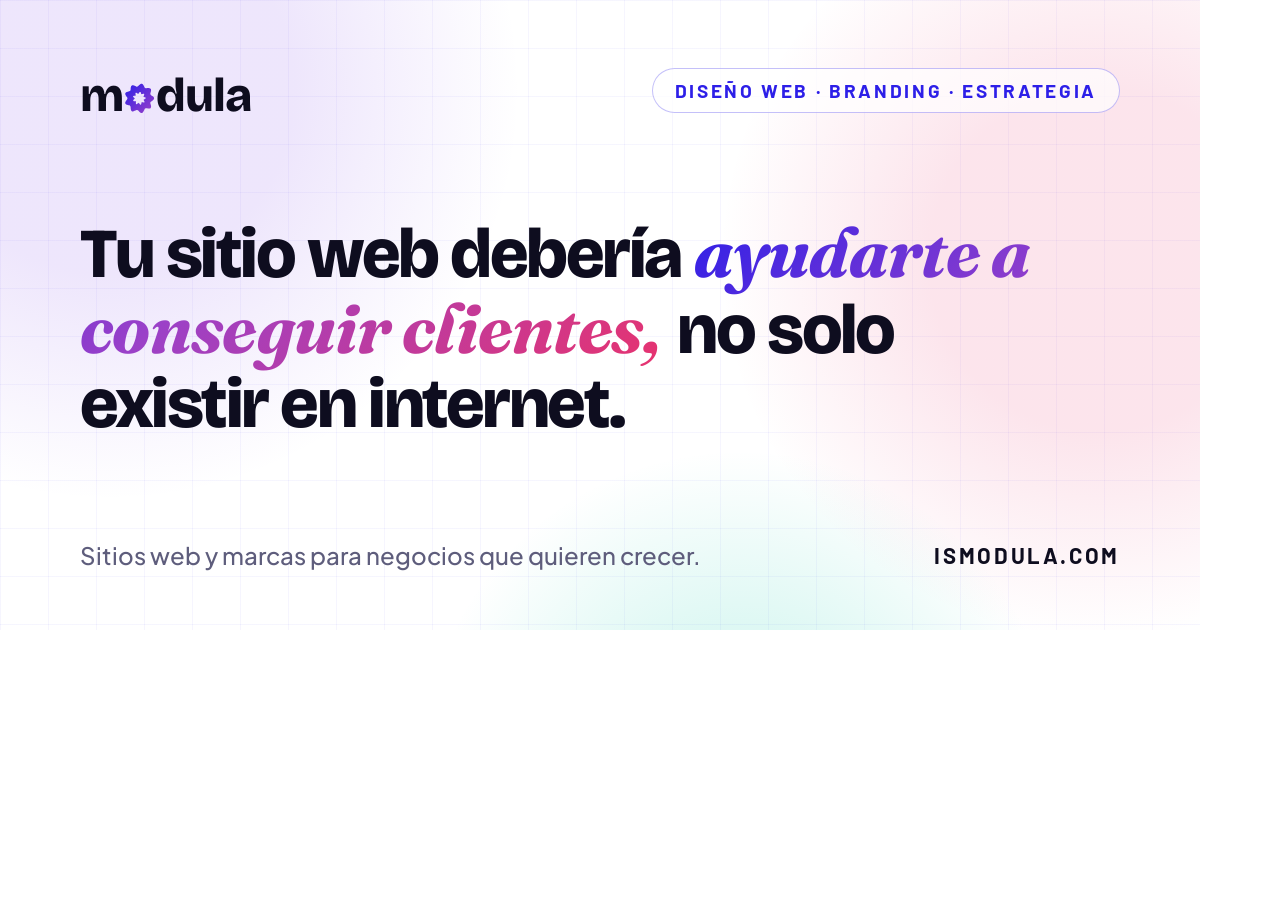
<file: og/og-card.html>
<!doctype html>
<html lang="es">
<head>
  <meta charset="utf-8">
  <meta name="robots" content="noindex">
  <title>Modula · Tarjeta para compartir</title>
  <!-- Fuente de img/og-modula.png (1200 × 630), la imagen que sale al compartir
       el enlace del sitio. Si cambias algo aquí, vuelve a generar el PNG con una
       captura de 1200 × 630 de esta página, después de que carguen las fuentes. -->
  <link rel="preconnect" href="https://fonts.googleapis.com">
  <link rel="preconnect" href="https://fonts.gstatic.com" crossorigin>
  <link rel="stylesheet" href="https://fonts.googleapis.com/css2?family=Barlow:wght@600;700&family=Bricolage+Grotesque:opsz,wght@12..96,800&family=Fraunces:ital,wght@1,700&family=Plus+Jakarta+Sans:wght@500&display=block">
  <style>
    :root {
      --tinta: #0E0D1F;
      --violeta: #2D1FE8;
      --violeta-medio: #7B3FE8;
      --purpura: #9B41C8;
      --rosa: #E8336D;
      --rosa-claro: #FF6B9D;
      --teal: #00C9A7;
      --text-muted: #5E5D7C;
      --accent-text: #2D1FE8;
      --grid-line: rgba(45, 31, 232, 0.045);
      --grad-3: linear-gradient(135deg, #2D1FE8 0%, #9B41C8 45%, #E8336D 100%);
    }

    * { box-sizing: border-box; }

    html, body { margin: 0; }

    body {
      width: 1200px;
      height: 630px;
      overflow: hidden;
      background: #FFFFFF;
      color: var(--tinta);
      font-family: "Plus Jakarta Sans", system-ui, sans-serif;
      -webkit-font-smoothing: antialiased;
    }

    .card {
      position: relative;
      width: 1200px;
      height: 630px;
      overflow: hidden;
      display: flex;
      flex-direction: column;
      justify-content: space-between;
      padding: 64px 80px 60px;
      background-image:
        linear-gradient(var(--grid-line) 1px, transparent 1px),
        linear-gradient(90deg, var(--grid-line) 1px, transparent 1px);
      background-size: 48px 48px;
    }

    /* Mismas manchas del hero */
    .blob {
      position: absolute;
      border-radius: 50%;
      opacity: 0.13;
      background: radial-gradient(circle closest-side, var(--c) 45%, transparent);
    }
    .blob--violeta { width: 820px; height: 820px; left: -300px; top: -320px; --c: var(--violeta-medio); }
    .blob--rosa    { width: 760px; height: 760px; right: -280px; top: -120px; --c: var(--rosa); }
    .blob--teal    { width: 640px; height: 640px; left: 420px; bottom: -460px; --c: var(--teal); }

    .top, .bottom {
      position: relative;
      display: flex;
      align-items: center;
      justify-content: space-between;
    }

    .logo { display: block; height: 52px; width: auto; overflow: visible; }
    .logo text {
      font-family: "Bricolage Grotesque", system-ui, sans-serif;
      font-weight: 800;
      letter-spacing: -0.5px;
      fill: var(--tinta);
    }

    .chip {
      display: inline-flex;
      align-items: center;
      padding: 10px 22px;
      border: 1.5px solid color-mix(in srgb, var(--violeta) 28%, transparent);
      border-radius: 999px;
      background: rgba(255, 255, 255, 0.7);
      color: var(--accent-text);
      font-family: "Barlow", system-ui, sans-serif;
      font-size: 19px;
      font-weight: 700;
      letter-spacing: 0.14em;
      text-transform: uppercase;
    }

    h1 {
      position: relative;
      margin: 0;
      max-width: 1000px;
      font-family: "Bricolage Grotesque", system-ui, sans-serif;
      font-size: 70px;
      font-weight: 800;
      line-height: 1.06;
      letter-spacing: -0.035em;
    }

    .em {
      font-family: "Fraunces", Georgia, serif;
      font-style: italic;
      font-weight: 700;
      letter-spacing: -0.01em;
      background: var(--grad-3);
      -webkit-background-clip: text;
      background-clip: text;
      color: transparent;
      padding-right: 0.06em;
    }

    .lead {
      margin: 0;
      color: var(--text-muted);
      font-size: 24px;
      font-weight: 500;
    }

    .url {
      font-family: "Barlow", system-ui, sans-serif;
      font-size: 22px;
      font-weight: 700;
      letter-spacing: 0.12em;
      text-transform: uppercase;
      color: var(--tinta);
    }
  </style>
</head>
<body>
  <div class="card">
    <div class="blob blob--violeta"></div>
    <div class="blob blob--rosa"></div>
    <div class="blob blob--teal"></div>

    <div class="top">
      <svg class="logo" viewBox="0 0 99 30" role="img" aria-label="modula">
        <text x="0" y="27" font-size="27">m</text>
        <image href="../img/favicon.svg" x="25.4" y="11" width="17.6" height="17.6"/>
        <text x="43.6" y="27" font-size="27">dula</text>
      </svg>
      <span class="chip">Diseño web · Branding · Estrategia</span>
    </div>

    <h1>Tu sitio web debería <span class="em">ayudarte a conseguir clientes,</span> no solo existir en internet.</h1>

    <div class="bottom">
      <p class="lead">Sitios web y marcas para negocios que quieren crecer.</p>
      <span class="url">ismodula.com</span>
    </div>
  </div>
</body>
</html>
</file>
<file: css/estilos.css>
/* ==========================================================================
   MODULA — Estilos del sitio
   Sistema de diseño: «Modula» (tokens, componentes y reglas de voz).

   Índice
     0. Fuentes (archivos en /fonts y respaldos sin saltos)
     1. Tokens (colores, tipografías, sombras) — un solo tema, claro
     2. Base (reset, enlaces, foco)
     3. Utilidades de layout (contenedor, bandas, cuadrícula)
     4. Tipografía (chips, títulos, frase en serif, párrafos)
     5. Botones
     6. Logo y navegación
     7. Hero
     8. Sección: Problema
     9. Sección: Servicios
    10. Sección: Proyecto destacado (NutriSenda)
    11. Sección: Por qué Modula (comparativa)
    12. Sección: Proceso
    13. Sección: Preguntas frecuentes
    14. Cierre y footer
    15. Botón flotante de WhatsApp
    16. Animaciones y movimiento reducido

   Para cambiar un color de marca, edita solo la sección 1.
   ========================================================================== */


/* ==========================================================================
   0. FUENTES
   Alojadas en /fonts (solo el subconjunto latin, variables cuando existen).
   index.html precarga Bricolage Grotesque y Fraunces, las del titular.
   ========================================================================== */

@font-face {
  font-family: "Bricolage Grotesque";
  font-style: normal;
  font-weight: 600 800;
  font-display: swap;
  src: url("../fonts/bricolage-grotesque-latin-var.woff2") format("woff2");
}

@font-face {
  font-family: "Plus Jakarta Sans";
  font-style: normal;
  font-weight: 400 700;
  font-display: swap;
  src: url("../fonts/plus-jakarta-sans-latin-var.woff2") format("woff2");
}

@font-face {
  font-family: "Barlow";
  font-style: normal;
  font-weight: 500;
  font-display: swap;
  src: url("../fonts/barlow-latin-500.woff2") format("woff2");
}

@font-face {
  font-family: "Barlow";
  font-style: normal;
  font-weight: 600;
  font-display: swap;
  src: url("../fonts/barlow-latin-600.woff2") format("woff2");
}

@font-face {
  font-family: "Barlow";
  font-style: normal;
  font-weight: 700;
  font-display: swap;
  src: url("../fonts/barlow-latin-700.woff2") format("woff2");
}

@font-face {
  font-family: "Fraunces";
  font-style: italic;
  font-weight: 600 700;
  font-display: swap;
  src: url("../fonts/fraunces-italic-latin-var.woff2") format("woff2");
}

/* Respaldos: Arial y Georgia ajustadas a las medidas de cada fuente, para que
   el texto no salte cuando esta termina de cargar. Valores medidos sobre los
   textos del sitio (Bricolage en opsz 40, el tamaño del titular en móvil). */
@font-face {
  font-family: "Bricolage Grotesque Fallback";
  src: local("Arial Bold"), local("Arial-BoldMT");
  size-adjust: 99.42%;
  ascent-override: 93.54%;
  descent-override: 27.16%;
  line-gap-override: 0%;
}

@font-face {
  font-family: "Plus Jakarta Sans Fallback";
  src: local("Arial"), local("ArialMT");
  size-adjust: 104.68%;
  ascent-override: 99.16%;
  descent-override: 21.21%;
  line-gap-override: 0%;
}

@font-face {
  font-family: "Barlow Fallback";
  src: local("Arial Bold"), local("Arial-BoldMT");
  size-adjust: 86.54%;
  ascent-override: 115.56%;
  descent-override: 23.11%;
  line-gap-override: 0%;
}

@font-face {
  font-family: "Fraunces Fallback";
  font-style: italic;
  src: local("Georgia Bold Italic"), local("Georgia-BoldItalic");
  size-adjust: 92.53%;
  ascent-override: 105.70%;
  descent-override: 27.56%;
  line-gap-override: 0%;
}


/* ==========================================================================
   1. TOKENS
   ========================================================================== */

:root {
  /* Colores de marca (no cambian entre temas) */
  --tinta: #0E0D1F;
  --nieve: #F7F6FF;
  --lavender: #F0EEFF;
  --violeta: #2D1FE8;
  --violeta-medio: #7B3FE8;
  --purpura: #9B41C8;
  --rosa: #E8336D;
  --rosa-claro: #FF6B9D;
  --teal: #00C9A7;
  --blanco: #FFFFFF;
  --whatsapp: #25D366;
  --muted-oscuro: #9E9CBB;

  /* Puntos de «semáforo» de las ventanas de navegador */
  --dot-rojo: #FF5F57;
  --dot-amarillo: #FFBD2E;
  --dot-verde: #28CA41;

  /* Colores semánticos (el sitio solo tiene tema claro) */
  --bg: #FFFFFF;
  --bg-soft: #F7F6FF;
  --card: #FFFFFF;
  --text: #0E0D1F;
  --text-muted: #5E5D7C;
  --accent-text: #2D1FE8;
  --rosa-texto: #D42A62;
  --teal-texto: #00846C;
  --purpura-texto: #8A33B8;
  --border-subtle: rgba(14, 13, 31, 0.08);
  --border-strong: rgba(14, 13, 31, 0.15);
  --grid-line: rgba(45, 31, 232, 0.045);
  --glass: rgba(255, 255, 255, 0.72);
  --glass-solid: rgba(255, 255, 255, 0.96); /* --bg al 96%: barra y menú en móvil */
  --ghost: rgba(255, 255, 255, 0.5);
  --win-bar: #F0EEFF;
  --blob-opacity: 0.11;

  /* Degradados de marca */
  --grad: linear-gradient(135deg, #2D1FE8, #E8336D);
  --grad-3: linear-gradient(135deg, #2D1FE8 0%, #9B41C8 45%, #E8336D 100%);

  /* Sombras */
  --shadow-card: 0 1px 2px rgba(14, 13, 31, 0.04), 0 12px 32px -12px rgba(14, 13, 31, 0.12);
  --shadow-lg: 0 10px 15px -3px rgba(0, 0, 0, 0.1), 0 4px 6px -4px rgba(0, 0, 0, 0.1);
  --shadow-2xl: 0 25px 50px -12px rgba(14, 13, 31, 0.25);
  --shadow-cta: 0 8px 28px rgba(45, 31, 232, 0.28);

  /* Tipografías */
  --font-display: "Bricolage Grotesque", "Bricolage Grotesque Fallback", ui-sans-serif, system-ui, sans-serif; /* títulos */
  --font-body: "Plus Jakarta Sans", "Plus Jakarta Sans Fallback", ui-sans-serif, system-ui, sans-serif;        /* texto */
  --font-ui: "Barlow", "Barlow Fallback", ui-sans-serif, system-ui, sans-serif;                                /* chips, botones, etiquetas */
  --font-serif: "Fraunces", "Fraunces Fallback", Georgia, serif;                                               /* frase de énfasis */

  /* Movimiento y márgenes laterales */
  --ease: cubic-bezier(0.16, 1, 0.3, 1);
  --gutter-l: max(20px, env(safe-area-inset-left, 0px));
  --gutter-r: max(20px, env(safe-area-inset-right, 0px));

  /* El navegador no oscurece la página ni los controles por su cuenta */
  color-scheme: light;
}

@media (min-width: 640px) {
  :root {
    --gutter-l: max(32px, env(safe-area-inset-left, 0px));
    --gutter-r: max(32px, env(safe-area-inset-right, 0px));
  }
}


/* ==========================================================================
   2. BASE
   ========================================================================== */

*,
*::before,
*::after {
  box-sizing: border-box;
}

html {
  scroll-behavior: smooth;
  scroll-padding-top: 72px; /* para que la navegación fija no tape los títulos */
}

body {
  margin: 0;
  background: var(--bg);
  color: var(--text);
  font-family: var(--font-body);
  font-size: 16px;
  line-height: 1.6;
  -webkit-font-smoothing: antialiased;
  overflow-x: hidden;
}

/* Franja superior en teléfonos con notch */
body::before {
  content: "";
  position: fixed;
  inset: 0 0 auto;
  height: env(safe-area-inset-top, 0px);
  z-index: 60;
  background: var(--bg);
}

img {
  max-width: 100%;
  display: block;
}

a {
  color: inherit;
}

[hidden] {
  display: none !important;
}

:focus-visible {
  outline: 2px solid var(--accent-text);
  outline-offset: 3px;
  border-radius: 6px;
}

::selection {
  background: rgba(45, 31, 232, 0.18);
}


/* ==========================================================================
   3. UTILIDADES DE LAYOUT
   ========================================================================== */

/* Contenedor central de 1152 px con márgenes laterales */
.wrap {
  max-width: 1152px;
  margin: 0 auto;
  padding-left: var(--gutter-l);
  padding-right: var(--gutter-r);
}

/* Sección a todo el ancho con su aire vertical */
.band {
  position: relative;
  overflow: hidden;
  padding-block: clamp(72px, 10vw, 120px);
}

/* Cuadrícula de 44 px de fondo */
.grid-bg {
  background-image:
    linear-gradient(var(--grid-line) 1px, transparent 1px),
    linear-gradient(90deg, var(--grid-line) 1px, transparent 1px);
  background-size: 44px 44px;
}

/* Fondo alterno (lavanda muy suave) */
.soft {
  background-color: var(--bg-soft);
}

/* Encabezado de sección: chip + título + párrafo */
.sec-head {
  display: flex;
  flex-direction: column;
  gap: 20px;
  align-items: flex-start;
  margin-bottom: 56px;
}


/* ==========================================================================
   4. TIPOGRAFÍA
   ========================================================================== */

/* Chip: etiqueta en píldora que abre cada sección */
.chip {
  display: inline-flex;
  align-items: center;
  gap: 8px;
  padding: 5px 14px;
  border-radius: 999px;
  border: 1px solid var(--border-strong);
  background: var(--bg);
  font-family: var(--font-ui);
  font-size: 11px;
  font-weight: 600;
  letter-spacing: 0.14em;
  text-transform: uppercase;
  line-height: 1.5;
  color: var(--text-muted);
}

.chip--violeta { color: var(--accent-text); border-color: color-mix(in srgb, var(--violeta) 28%, transparent); }
.chip--rosa    { color: var(--rosa-texto);  border-color: color-mix(in srgb, var(--rosa) 32%, transparent); }
.chip--teal    { color: var(--teal-texto);  border-color: color-mix(in srgb, var(--teal) 45%, transparent); }

h1,
h2,
h3 {
  margin: 0;
  font-family: var(--font-display);
  font-weight: 800;
  color: var(--text);
  text-wrap: balance;
}

/* Título de sección */
.h2 {
  font-size: clamp(2.1rem, 4.6vw, 3.4rem);
  line-height: 1.04;
  letter-spacing: -0.032em;
}

/* Frase de énfasis en serif con degradado (una por título) */
.em {
  font-family: var(--font-serif);
  font-style: italic;
  font-weight: 700;
  letter-spacing: -0.01em;
  padding-right: 0.06em;
  background: var(--grad);
  background-size: 200% 100%;
  -webkit-background-clip: text;
  background-clip: text;
  -webkit-text-fill-color: transparent;
}

/* Párrafo de apoyo bajo los títulos */
.lead {
  margin: 0;
  max-width: 36rem;
  font-size: clamp(1.02rem, 1.4vw, 1.15rem);
  line-height: 1.65;
  color: var(--text-muted);
}

/* Texto de tarjetas */
.p {
  margin: 0;
  font-size: 0.95rem;
  line-height: 1.65;
  color: var(--text-muted);
}

/* Etiqueta pequeña en mayúsculas dentro de tarjetas */
.tag {
  margin: 2px 0 8px;
  font-family: var(--font-ui);
  font-size: 11px;
  font-weight: 700;
  letter-spacing: 0.14em;
  text-transform: uppercase;
  color: var(--acc, var(--accent-text));
}

/* Etiqueta gris (ventanas y fichas) */
.label {
  font-family: var(--font-ui);
  font-size: 10px;
  font-weight: 600;
  letter-spacing: 0.14em;
  text-transform: uppercase;
  color: var(--text-muted);
}

/* «Aa» en serif con degradado */
.aa {
  font-family: var(--font-serif);
  font-style: italic;
  font-weight: 700;
  font-size: 40px;
  line-height: 1;
  background: var(--grad);
  -webkit-background-clip: text;
  background-clip: text;
  -webkit-text-fill-color: transparent;
}


/* ==========================================================================
   5. BOTONES
   ========================================================================== */

.btn {
  display: inline-flex;
  align-items: center;
  justify-content: center;
  gap: 10px;
  padding: 16px 30px;
  border: 1px solid transparent;
  border-radius: 999px;
  font-family: var(--font-ui);
  font-size: 13px;
  font-weight: 700;
  letter-spacing: 0.07em;
  text-transform: uppercase;
  line-height: 1.3;
  white-space: nowrap;
  text-decoration: none;
  cursor: pointer;
  transition: transform 0.25s var(--ease), box-shadow 0.25s ease, background 0.2s ease,
    border-color 0.2s ease, color 0.2s ease;
}

.btn:hover  { transform: scale(1.05); }
.btn:active { transform: scale(0.96); }

/* Principal: degradado de marca (uno por pantalla) */
.btn--primary {
  color: #fff;
  background: var(--grad);
  background-size: 140% 140%;
  box-shadow: var(--shadow-cta);
}

.btn--primary:hover {
  background-position: 100% 0;
  box-shadow: 0 14px 36px rgba(45, 31, 232, 0.34);
}

/* Secundario: contorno */
.btn--ghost {
  color: var(--text);
  background: var(--ghost);
  border-color: var(--border-strong);
}

.btn--ghost:hover {
  color: var(--accent-text);
  border-color: color-mix(in srgb, var(--accent-text) 45%, transparent);
}

/* Variantes */
.btn--sm { padding: 11px 20px; font-size: 11.5px; }
.btn--light { color: var(--tinta); background: #fff; box-shadow: 0 8px 40px rgba(0, 0, 0, 0.2); }
.btn--outline-light { color: #fff; background: transparent; border-color: rgba(255, 255, 255, 0.45); }
.btn--outline-light:hover { background: rgba(255, 255, 255, 0.12); }

/* Flecha que avanza al pasar el cursor */
.arrow {
  display: inline-block;
  transition: transform 0.25s var(--ease);
}

.btn:hover .arrow {
  transform: translateX(4px);
}

/* Enlace subrayado (ej. «Ver avance del sitio») */
.link {
  display: inline-flex;
  align-items: center;
  gap: 8px;
  padding-bottom: 3px;
  border-bottom: 1.5px solid currentColor;
  font-family: var(--font-ui);
  font-size: 13px;
  font-weight: 700;
  letter-spacing: 0.08em;
  text-transform: uppercase;
  color: var(--accent-text);
  text-decoration: none;
}

.link:hover .arrow {
  transform: translate(3px, -3px);
}


/* ==========================================================================
   6. LOGO Y NAVEGACIÓN
   ========================================================================== */

/* Logo: «m» + anillo + «dula» (definido en el sprite al final del HTML) */
.logo {
  display: block;
  height: 30px;
  width: auto;
  overflow: visible;
}

.logo text {
  font-family: var(--font-display);
  font-weight: 800;
  letter-spacing: -0.5px;
  fill: currentColor;
}

.logo use {
  transform-box: fill-box;
  transform-origin: center;
  transition: transform 0.8s var(--ease);
}

/* Barra fija; se vuelve vidrio al hacer scroll (clase .is-scrolled desde JS) */
.nav {
  position: fixed;
  top: 0;
  left: 0;
  right: 0;
  z-index: 50;
  padding-top: env(safe-area-inset-top, 0px);
  border-bottom: 1px solid transparent;
  transition: background 0.3s ease, border-color 0.3s ease;
}

.nav.is-scrolled {
  background: var(--glass);
  -webkit-backdrop-filter: blur(14px) saturate(1.4);
  backdrop-filter: blur(14px) saturate(1.4);
  border-bottom-color: var(--border-subtle);
}

.nav__in {
  display: flex;
  align-items: center;
  justify-content: space-between;
  gap: 24px;
  height: 72px;
}

.nav__logo {
  display: flex;
  align-items: center;
  color: var(--text);
  text-decoration: none;
}

.nav__logo:hover .logo use {
  transform: rotate(40deg); /* el anillo gira un poco al pasar el cursor */
}

.nav__links {
  display: none;
  align-items: center;
  gap: 32px;
}

.nav__link {
  position: relative;
  padding: 6px 0;
  font-family: var(--font-ui);
  font-size: 12.5px;
  font-weight: 600;
  letter-spacing: 0.12em;
  text-transform: uppercase;
  color: var(--text-muted);
  text-decoration: none;
  transition: color 0.2s ease;
}

/* Subrayado en degradado del enlace activo */
.nav__link::after {
  content: "";
  position: absolute;
  left: 0;
  right: 0;
  bottom: 0;
  height: 2px;
  border-radius: 2px;
  background: var(--grad);
  transform: scaleX(0);
  transform-origin: left;
  transition: transform 0.35s var(--ease);
}

.nav__link:hover,
.nav__link.is-active { color: var(--text); }

.nav__link:hover::after,
.nav__link.is-active::after { transform: scaleX(1); }

.nav__cta {
  display: none;
}

/* Botón de hamburguesa (móvil) */
.burger {
  display: flex;
  flex-direction: column;
  align-items: center;
  justify-content: center;
  gap: 6px;
  width: 44px;
  height: 44px;
  border: 0;
  border-radius: 999px;
  background: none;
  color: var(--text);
  cursor: pointer;
}

.burger i {
  display: block;
  width: 20px;
  height: 2px;
  border-radius: 2px;
  background: currentColor;
  transition: transform 0.3s var(--ease), opacity 0.2s;
}

.nav.is-open .burger i:nth-child(1) { transform: translateY(8px) rotate(45deg); }
.nav.is-open .burger i:nth-child(2) { opacity: 0; }
.nav.is-open .burger i:nth-child(3) { transform: translateY(-8px) rotate(-45deg); }

/* Menú desplegable móvil */
.menu {
  background: var(--glass);
  -webkit-backdrop-filter: blur(14px);
  backdrop-filter: blur(14px);
  border-bottom: 1px solid var(--border-subtle);
}

.menu .wrap {
  display: flex;
  flex-direction: column;
  gap: 6px;
  padding-block: 12px 24px;
}

.menu a {
  padding: 12px 0;
  border-bottom: 1px solid var(--border-subtle);
  font-family: var(--font-ui);
  font-size: 14px;
  font-weight: 700;
  letter-spacing: 0.1em;
  text-transform: uppercase;
  text-decoration: none;
}

.menu .btn {
  margin-top: 14px;
}

/* Móvil y tableta: fondo sólido en vez de vidrio. backdrop-filter pesa en
   iPhone, retrasa el menú y deja una línea oscura bajo la barra. */
@media (max-width: 1023px) {
  .nav.is-scrolled,
  .menu {
    background: var(--glass-solid);
    -webkit-backdrop-filter: none;
    backdrop-filter: none;
  }

  .menu { background: var(--bg); } /* opaco: no se transparenta el hero */

  .nav.is-open { transition: none; } /* el menú abre al instante */
}

/* Escritorio: enlaces visibles, sin hamburguesa */
@media (min-width: 1024px) {
  .nav__links { display: flex; }
  .nav__cta { display: inline-flex; }
  .burger,
  .menu { display: none !important; }
}


/* ==========================================================================
   7. HERO
   ========================================================================== */

.hero {
  position: relative;
  overflow: hidden;
  padding-top: calc(150px + env(safe-area-inset-top, 0px));
  padding-bottom: clamp(72px, 10vw, 120px); /* el mismo aire que las secciones */
}

.hero__inner {
  position: relative;
  z-index: 2;
  display: flex;
  flex-direction: column;
  align-items: center;
  gap: 28px;
  max-width: 960px;
  margin: 0 auto;
  text-align: center;
}

.hero h1 {
  font-size: clamp(2.35rem, 6.2vw, 5rem);
  line-height: 1.06;
  letter-spacing: -0.035em;
}

.hero .lead {
  max-width: 40rem;
  font-size: clamp(1.05rem, 1.6vw, 1.22rem);
}

.hero__btns {
  display: flex;
  flex-wrap: wrap;
  justify-content: center;
  gap: 14px;
  margin-top: 8px;
}

/* Contenedor de las manchas: las desvanece en los últimos 160 px del hero
   para que no terminen en un borde recto (la teal queda cortada abajo).
   La máscara solo toca las manchas, no la cuadrícula ni el contenido. */
.hero__blobs {
  position: absolute;
  inset: 0;
  z-index: 0;
  pointer-events: none;
  -webkit-mask-image: linear-gradient(to bottom, #000 calc(100% - 160px), transparent);
  mask-image: linear-gradient(to bottom, #000 calc(100% - 160px), transparent);
}

/* Manchas de color desenfocadas del fondo.
   Sin filter: blur (pesa mucho en iPhone). El radial-gradient imita un
   desenfoque de 72 px: sólido hasta 144 px antes del borde, 50% en el borde
   y transparente 144 px después. Ese halo se pinta en el padding, y el margen
   negativo lo compensa, así que width/height/posición son las del círculo. */
.blob {
  position: absolute;
  z-index: 0;
  box-sizing: content-box;
  padding: 144px;
  margin: -144px;
  opacity: var(--blob-opacity);
  pointer-events: none;
  background: radial-gradient(circle closest-side,
    var(--blob-c) calc(100% - 288px),
    color-mix(in srgb, var(--blob-c) 84%, transparent) calc(100% - 216px),
    color-mix(in srgb, var(--blob-c) 50%, transparent) calc(100% - 144px),
    color-mix(in srgb, var(--blob-c) 16%, transparent) calc(100% - 72px),
    transparent);
}

.blob--violeta { width: 520px; height: 520px; left: -160px; top: -120px; --blob-c: color-mix(in srgb, var(--violeta), var(--violeta-medio)); }
.blob--rosa    { width: 460px; height: 460px; right: -140px; top: 60px;  --blob-c: color-mix(in srgb, var(--rosa), var(--rosa-claro)); }
.blob--teal    { width: 380px; height: 380px; left: 38%; bottom: -220px; --blob-c: color-mix(in srgb, var(--teal), var(--violeta)); }

/* Tarjetitas flotantes a los lados del titular (solo pantallas anchas) */
.hero__float {
  position: absolute;
  z-index: 1;
  display: none;
  overflow: hidden;
  background: var(--card);
  border: 1px solid var(--border-subtle);
  border-radius: 16px;
  box-shadow: var(--shadow-2xl);
}

.hero__float--left  { left: max(24px, calc(50% - 690px)); top: 290px; width: 220px; rotate: -7deg; }
.hero__float--right { right: max(24px, calc(50% - 690px)); top: 240px; width: 200px; rotate: 6deg; }

@media (min-width: 1240px) {
  .hero__float { display: block; }
}

.float__bar {
  display: flex;
  gap: 5px;
  padding: 9px 12px;
  background: var(--win-bar);
}

.float__bar i { width: 8px; height: 8px; border-radius: 9px; background: var(--dot-rojo); }
.float__bar i:nth-child(2) { background: var(--dot-amarillo); }
.float__bar i:nth-child(3) { background: var(--dot-verde); }

.float__body {
  display: flex;
  flex-direction: column;
  gap: 9px;
  padding: 14px;
}

.float__foot {
  display: flex;
  justify-content: space-between;
  align-items: flex-end;
}

/* Líneas grises que simulan texto */
.sk { height: 8px; border-radius: 9px; background: var(--border-subtle); }
.sk--grad { width: 62%; height: 10px; background: var(--grad); }

.sk-row {
  display: grid;
  grid-template-columns: repeat(3, 1fr);
  gap: 6px;
  margin-top: 4px;
}

.sk-row b {
  height: 34px;
  border-radius: 8px;
  background: var(--bg-soft);
  border: 1px solid var(--border-subtle);
}

/* Muestras de color que se ensanchan al pasar el cursor */
.swatches {
  display: flex;
  height: 46px;
  border-radius: 10px;
  overflow: hidden;
}

.swatches i {
  flex: 1;
  transition: flex 0.5s var(--ease);
}

.swatches i:hover {
  flex: 2.4;
}


/* ==========================================================================
   8. SECCIÓN: PROBLEMA
   ========================================================================== */

.prob {
  display: grid;
  gap: 48px;
}

.prob__head {
  display: flex;
  flex-direction: column;
  align-items: flex-start;
  gap: 22px;
}

/* Escritorio: título fijo a la izquierda mientras pasan las tarjetas */
@media (min-width: 1024px) {
  .prob { grid-template-columns: 5fr 7fr; gap: 80px; }
  .prob__head { position: sticky; top: 120px; align-self: start; }
}

.quote {
  margin: 12px 0 0;
  font-family: var(--font-serif);
  font-style: italic;
  font-weight: 600;
  font-size: 1.25rem;
  color: var(--text-muted);
}

.prob__list {
  display: flex;
  flex-direction: column;
  gap: 16px;
}

/* Tarjeta de problema.
   --acc es el color de texto del acento y --acc-raw el color de marca.
   Cambian con las variantes --rosa, --purpura y --teal. */
.prob__item {
  --acc: var(--accent-text);
  --acc-raw: var(--violeta);
  position: relative;
  display: grid;
  grid-template-columns: auto 1fr;
  gap: 20px;
  padding: 28px;
  overflow: hidden;
  border-radius: 24px;
  border: 1px solid var(--border-subtle);
  background: var(--card);
  box-shadow: var(--shadow-card);
  transition: transform 0.45s var(--ease), border-color 0.3s;
}

.prob__item:hover {
  transform: translateY(-4px);
  border-color: color-mix(in srgb, var(--acc-raw) 25%, transparent);
}

.prob__item h3 {
  margin-bottom: 8px;
  font-size: 1.35rem;
  line-height: 1.2;
  letter-spacing: -0.02em;
}

@media (max-width: 560px) {
  .prob__item { grid-template-columns: 1fr; gap: 14px; padding: 24px; }
}

/* Variantes de color (compartidas con las tarjetas de servicio) */
.acc-rosa    { --acc: var(--rosa-texto);    --acc-raw: var(--rosa); }
.acc-purpura { --acc: var(--purpura-texto); --acc-raw: var(--purpura); }
.acc-teal    { --acc: var(--teal-texto);    --acc-raw: var(--teal); }

/* Icono en cuadrado con el acento al 11% */
.ico {
  display: grid;
  place-items: center;
  width: 48px;
  height: 48px;
  border-radius: 14px;
  color: var(--acc);
  background: color-mix(in srgb, var(--acc-raw) 11%, transparent);
}

.ico svg {
  width: 22px;
  height: 22px;
}

/* Línea «cómo lo resolvemos» al pie de cada problema */
.fix {
  display: flex;
  align-items: flex-start;
  gap: 10px;
  margin: 16px 0 0;
  padding-top: 16px;
  border-top: 1px dashed var(--border-strong);
  font-size: 0.9rem;
  font-weight: 500;
  line-height: 1.55;
  color: var(--text);
}

.fix svg {
  flex: none;
  width: 18px;
  height: 18px;
  margin-top: 2px;
  color: var(--acc);
}

/* Luz suave que sigue al cursor (posición --mx/--my desde JS) */
.spot::before {
  content: "";
  position: absolute;
  inset: 0;
  background: radial-gradient(420px circle at var(--mx, 50%) var(--my, 0%),
    color-mix(in srgb, var(--acc-raw, var(--violeta)) 9%, transparent), transparent 60%);
  opacity: 0;
  transition: opacity 0.4s;
  pointer-events: none;
}

.spot:hover::before {
  opacity: 1;
}

.spot > * {
  position: relative;
}


/* ==========================================================================
   9. SECCIÓN: SERVICIOS
   ========================================================================== */

/* Rejilla tipo «bento»: 1 columna en móvil, 2 en tableta, 6 en escritorio */
.bento {
  display: grid;
  grid-template-columns: 1fr;
  gap: 18px;
}

@media (min-width: 768px) {
  .bento { grid-template-columns: repeat(2, 1fr); }
  .svc--web { grid-column: span 2; }
}

@media (min-width: 1024px) {
  .bento { grid-template-columns: repeat(6, 1fr); }
  .svc--web    { grid-column: span 4; grid-row: span 2; }
  .svc--brand  { grid-column: span 2; }
  .svc--manual { grid-column: span 2; }
  .svc--care   { grid-column: span 3; }
  .svc--next   { grid-column: span 3; }
}

.svc {
  --acc: var(--accent-text);
  --acc-raw: var(--violeta);
  position: relative;
  display: flex;
  flex-direction: column;
  gap: 14px;
  min-width: 0;
  padding: 30px;
  overflow: hidden;
  border-radius: 24px;
  border: 1px solid var(--border-subtle);
  background: var(--card);
  box-shadow: var(--shadow-card);
  transition: transform 0.45s var(--ease), box-shadow 0.45s var(--ease);
}

.svc:hover {
  transform: translateY(-4px);
  box-shadow: var(--shadow-2xl);
}

.svc h3 {
  font-size: 1.5rem;
  line-height: 1.15;
  letter-spacing: -0.025em;
}

.svc .tag {
  margin: 0;
}

/* Lista con marcas de verificación */
.checks {
  display: grid;
  gap: 10px;
  margin: 4px 0 0;
  padding: 0;
  list-style: none;
}

.checks li {
  display: flex;
  align-items: flex-start;
  gap: 10px;
  font-size: 0.92rem;
  line-height: 1.5;
  color: var(--text);
}

.checks svg {
  flex: none;
  width: 18px;
  height: 18px;
  margin-top: 2px;
  color: var(--acc);
}

/* — Tarjeta grande: Diseño y desarrollo web — */
.svc--web h3 {
  font-size: clamp(1.6rem, 2.6vw, 2.1rem);
}

.svc--web__copy {
  display: grid;
  align-items: start;
  gap: 14px 40px;
}

.svc--web__copy > div {
  display: flex;
  flex-direction: column;
  gap: 14px;
}

@media (min-width: 768px) {
  .svc--web__copy { grid-template-columns: 1.1fr 1fr; }
  .svc--web__copy .checks { margin-top: 34px; }
}

.svc--web .win {
  margin-top: auto;
}

/* Ventana de navegador (componente BrowserWindow) */
.win {
  overflow: hidden;
  border-radius: 16px;
  border: 1px solid var(--border-subtle);
  background: var(--bg);
  box-shadow: var(--shadow-2xl);
}

.win__bar {
  display: flex;
  align-items: center;
  gap: 10px;
  padding: 11px 14px;
  background: var(--win-bar);
  border-bottom: 1px solid var(--border-subtle);
}

.win__dots { flex: none; display: flex; gap: 6px; }
.win__dots i { width: 11px; height: 11px; border-radius: 99px; background: var(--dot-rojo); }
.win__dots i:nth-child(2) { background: var(--dot-amarillo); }
.win__dots i:nth-child(3) { background: var(--dot-verde); }

.win__url {
  flex: 1;
  min-width: 0;
  display: flex;
  align-items: center;
  gap: 6px;
  padding: 4px 10px;
  overflow: hidden;
  border-radius: 8px;
  background: var(--bg);
  font-family: var(--font-ui);
  font-size: 11.5px;
  color: var(--text-muted);
  white-space: nowrap;
  text-overflow: ellipsis;
}

.win__url svg {
  flex: none;
  width: 11px;
  height: 11px;
}

/* Maqueta que «se arma» por módulos.
   La animación corre solo mientras está en pantalla (clase .play desde JS). */
.build {
  position: relative;
  display: grid;
  grid-template-columns: repeat(6, 1fr);
  gap: 12px;
  padding: 20px;
  background: var(--bg);
}

.mod {
  border-radius: 9px;
  border: 1px solid var(--border-subtle);
  background: var(--bg-soft);
}

.mod--nav {
  grid-column: 1 / -1;
  display: flex;
  align-items: center;
  justify-content: space-between;
  height: 22px;
  padding: 0 10px;
  background: transparent;
  border-color: transparent;
}

.mod--nav b { width: 44px; height: 8px; border-radius: 9px; background: var(--text); opacity: 0.85; }
.mod--nav span { display: flex; gap: 6px; }
.mod--nav span i { width: 22px; height: 6px; border-radius: 9px; background: var(--border-strong); }
.mod--nav span i:last-child { width: 36px; height: 12px; background: var(--grad); }

.mod--hero {
  grid-column: 1 / -1;
  display: flex;
  flex-direction: column;
  justify-content: center;
  align-items: center;
  gap: 8px;
  height: 110px;
  background: linear-gradient(135deg,
    color-mix(in srgb, var(--violeta) 10%, var(--bg)),
    color-mix(in srgb, var(--rosa) 10%, var(--bg)));
}

.mod--hero i { display: block; width: 58%; height: 9px; border-radius: 9px; background: var(--text); opacity: 0.8; }
.mod--hero i:nth-child(2) { width: 40%; background: var(--grad); opacity: 1; }
.mod--hero i:nth-child(3) { width: 22%; height: 14px; margin-top: 4px; background: var(--grad); opacity: 1; }

.mod--card {
  position: relative;
  grid-column: span 2;
  height: 76px;
}

/* cuadrito de color e línea de texto dentro de cada tarjeta; --c es su color */
.mod--card::after {
  content: "";
  position: absolute;
  left: 10px;
  top: 12px;
  width: 18px;
  height: 18px;
  border-radius: 6px;
  background: color-mix(in srgb, var(--c, var(--violeta)) 22%, transparent);
}

.mod--card::before {
  content: "";
  position: absolute;
  left: 10px;
  right: 16px;
  bottom: 14px;
  height: 6px;
  border-radius: 6px;
  background: var(--border-strong);
}

.mod--violeta { --c: var(--violeta); }
.mod--rosa    { --c: var(--rosa); }
.mod--teal    { --c: var(--teal); }

.mod--wide { grid-column: span 4; height: 58px; }
.mod--sq   { grid-column: span 2; height: 58px; background: color-mix(in srgb, var(--teal) 16%, var(--bg)); }

.build.play .mod { animation: mod-in 7s var(--ease) infinite both; }
.build.play .mod:nth-child(2) { animation-delay: 0.15s; }
.build.play .mod:nth-child(3) { animation-delay: 0.3s; }
.build.play .mod:nth-child(4) { animation-delay: 0.42s; }
.build.play .mod:nth-child(5) { animation-delay: 0.54s; }
.build.play .mod:nth-child(6) { animation-delay: 0.7s; }
.build.play .mod:nth-child(7) { animation-delay: 0.82s; }

.cursor {
  position: absolute;
  left: 0;
  top: 0;
  width: 18px;
  height: 18px;
  color: var(--text);
  opacity: 0;
  pointer-events: none;
}

.build.play .cursor {
  animation: cursor-move 7s var(--ease) infinite;
}

/* — Tarjeta: Logo e identidad visual — */
.brandviz {
  display: flex;
  flex-direction: column;
  gap: 12px;
  margin-top: auto;
}

.brandviz__top {
  display: flex;
  align-items: center;
  justify-content: space-between;
  gap: 12px;
}

.brandviz__ring {
  flex: none;
  width: 66px;
  height: 66px;
  transition: transform 1.2s var(--ease);
}

.svc--brand:hover .brandviz__ring {
  transform: rotate(80deg) scale(1.08);
}

.brandviz .aa { font-size: 50px; }
.brandviz .swatches { height: 40px; }

/* — Tarjeta: Manual de marca (tres páginas que se abren en abanico) — */
.pages {
  position: relative;
  height: 150px;
  margin-top: auto;
}

.page {
  position: absolute;
  left: 50%;
  bottom: 0;
  display: flex;
  flex-direction: column;
  gap: 6px;
  width: 116px;
  height: 146px;
  margin-left: -58px;
  padding: 12px;
  border-radius: 10px;
  border: 1px solid var(--border-strong);
  background: var(--bg);
  box-shadow: var(--shadow-lg);
  transition: transform 0.6s var(--ease);
}

.page b {
  font-family: var(--font-ui);
  font-size: 9px;
  letter-spacing: 0.14em;
  text-transform: uppercase;
  color: var(--text-muted);
}

.page > i { display: block; height: 5px; border-radius: 5px; background: var(--border-strong); }
.page__ring { width: 34px; height: 34px; margin: 6px auto 4px; }
.page__swatches { display: flex; gap: 4px; }
.page__swatches i { flex: 1; height: 22px; border-radius: 5px; }
.page__aa { font-family: var(--font-display); font-weight: 800; font-size: 30px; line-height: 1; color: var(--text); }

.page:nth-child(1) { transform: rotate(-8deg) translateX(-34px); }
.page:nth-child(2) { transform: rotate(5deg) translateX(32px); }

.svc--manual:hover .page:nth-child(1) { transform: rotate(-14deg) translateX(-74px); }
.svc--manual:hover .page:nth-child(2) { transform: rotate(12deg) translateX(72px); }
.svc--manual:hover .page:nth-child(3) { transform: translateY(-8px); }

/* — Tarjeta: Acompañamiento — */
.svc--care h3 {
  font-size: 1.4rem;
}

.svc--care__grid {
  display: grid;
  gap: 22px;
}

.svc--care__grid > div:first-child {
  display: flex;
  flex-direction: column;
  gap: 14px;
}

@media (min-width: 640px) and (max-width: 1023px) {
  .svc--care__grid { grid-template-columns: 1fr 1fr; align-items: end; }
}

.status {
  display: grid;
  gap: 8px;
}

.status__row {
  display: flex;
  align-items: center;
  gap: 12px;
  padding: 11px 14px;
  border-radius: 12px;
  border: 1px solid var(--border-subtle);
  background: var(--bg-soft);
  font-size: 0.86rem;
  font-weight: 500;
  white-space: nowrap;
}

.status__row svg { flex: none; width: 18px; height: 18px; color: var(--teal-texto); }

.status__row span {
  margin-left: auto;
  font-family: var(--font-ui);
  font-size: 11px;
  letter-spacing: 0.08em;
  text-transform: uppercase;
  color: var(--text-muted);
}

/* — Tarjeta: Próximamente (sobre degradado) — */
.svc--next {
  border: 0;
  color: #fff;
  background: var(--grad-3);
}

.svc--next::after {
  content: "";
  position: absolute;
  inset: 0;
  background-image:
    linear-gradient(rgba(255, 255, 255, 0.06) 1px, transparent 1px),
    linear-gradient(90deg, rgba(255, 255, 255, 0.06) 1px, transparent 1px);
  background-size: 44px 44px;
  pointer-events: none;
}

.svc--next > * { position: relative; z-index: 1; }
.svc--next h3 { color: #fff; }
.svc--next .p { color: rgba(255, 255, 255, 0.9); }

.svc--next .chip {
  align-self: flex-start;
  color: #fff;
  background: rgba(255, 255, 255, 0.12);
  border-color: rgba(255, 255, 255, 0.35);
}

.next-list {
  display: flex;
  flex-wrap: wrap;
  gap: 8px;
  margin: auto 0 0;
  padding: 0;
  list-style: none;
}

.next-list li {
  padding: 8px 14px;
  border-radius: 999px;
  border: 1px solid rgba(255, 255, 255, 0.3);
  background: rgba(255, 255, 255, 0.14);
  font-family: var(--font-ui);
  font-size: 12px;
  font-weight: 600;
  letter-spacing: 0.08em;
  text-transform: uppercase;
}


/* ==========================================================================
   10. SECCIÓN: PROYECTO DESTACADO (NUTRISENDA)
   ========================================================================== */

.case {
  display: grid;
  align-items: center;
  gap: 56px;
}

@media (min-width: 1024px) {
  .case { grid-template-columns: 5fr 7fr; gap: 64px; }
}

.case__copy {
  display: flex;
  flex-direction: column;
  align-items: flex-start;
  gap: 22px;
  min-width: 0;
}

/* Entregables en píldoras */
.deliver {
  display: flex;
  flex-wrap: wrap;
  gap: 8px;
  margin: 0;
  padding: 0;
  list-style: none;
}

.deliver li {
  padding: 7px 14px;
  border-radius: 999px;
  border: 1px solid var(--border-strong);
  background: var(--card);
  font-size: 0.85rem;
  font-weight: 500;
}

/* Ficha Sector / Estado */
.meta {
  display: grid;
  grid-template-columns: 1fr 1fr;
  gap: 1px;
  width: 100%;
  margin: 0;
  overflow: hidden;
  border-radius: 16px;
  border: 1px solid var(--border-subtle);
  background: var(--border-subtle);
}

.meta div { padding: 14px 16px; background: var(--card); }
.meta dt { font-family: var(--font-ui); font-size: 11px; font-weight: 600; letter-spacing: 0.14em; text-transform: uppercase; color: var(--text-muted); }
.meta dd { margin: 4px 0 0; font-size: 0.95rem; font-weight: 600; }

.status-pill {
  display: inline-flex;
  align-items: center;
  gap: 8px;
  font-family: var(--font-ui);
  font-size: 12px;
  font-weight: 600;
  letter-spacing: 0.1em;
  text-transform: uppercase;
  color: var(--teal-texto);
}

/* Composición: ventana + ficha de color superpuesta.
   El padding inferior deja que la ficha monte solo sobre el borde de la
   ventana, sin tapar las tres experiencias de la franja verde. */
.case__stage {
  position: relative;
  min-width: 0;
  padding: 0 0 160px;
}

@media (min-width: 640px) {
  .case__stage { padding: 0 40px 180px 0; }
}

.case__win {
  transition: transform 0.8s var(--ease);
}

@media (min-width: 1024px) {
  .case__win { transform: perspective(1600px) rotateY(-6deg) rotateX(2deg); }
}

/* Toda la composición es un enlace a nutrisenda.co. Al pasar el mouse (o con
   el foco del teclado) la ventana se endereza y sube, igual que la ficha. */
.case__link {
  display: block;
  color: inherit;
  text-decoration: none;
  cursor: pointer;
}

.case__stage:hover .case__win,
.case__link:focus-visible .case__win {
  transform: translateY(-6px);
}

/* El anillo de foco va alrededor de la ventana, no de la caja del enlace */
.case__link:focus-visible { outline: none; }

.case__link:focus-visible .case__win {
  outline: 2px solid var(--accent-text);
  outline-offset: 3px;
}

/* Maqueta del sitio de NutriSenda (nutrisenda.co), con su propia marca.
   Estos colores y fuentes son los de NutriSenda: solo se usan dentro de .ns. */
.ns {
  --ns-bosque: #19381F;
  --ns-hoja: #4D934C;
  --ns-lima: #91B308;
  --ns-crema: #FFFEFA;
  background: var(--ns-crema);
  color: var(--ns-bosque);
  font-family: "Afacad Flux", system-ui, sans-serif;
}

.ns__nav {
  display: flex;
  align-items: center;
  justify-content: space-between;
  padding: 12px 18px;
  border-bottom: 1px solid rgba(25, 56, 31, 0.12);
}

.ns__brand { display: flex; align-items: center; gap: 8px; }
.ns__brand img:first-child { width: 26px; height: auto; }
.ns__brand img:last-child { width: auto; height: 22px; }

.ns__links {
  display: none;
  gap: 16px;
  font-size: 12px;
  font-weight: 600;
  letter-spacing: 0.06em;
  text-transform: uppercase;
}

@media (min-width: 640px) {
  .ns__links { display: flex; }
}

.ns__hero {
  display: grid;
  align-items: center;
  gap: 16px;
  padding: 22px 18px 20px;
}

@media (min-width: 640px) {
  .ns__hero { grid-template-columns: 1.1fr 1fr; }
}

.ns__eyebrow { font-size: 11px; font-weight: 600; letter-spacing: 0.1em; text-transform: uppercase; opacity: 0.8; }
.ns__title { margin: 6px 0 2px; font-family: Alexandria, "Arial Black", sans-serif; font-weight: 800; font-size: clamp(1.3rem, 2.5vw, 1.75rem); line-height: 1.08; letter-spacing: -0.02em; text-wrap: balance; overflow-wrap: break-word; }
.ns__text { max-width: 24rem; margin: 10px 0 14px; font-size: 14px; line-height: 1.45; }
.ns__btn { display: inline-block; padding: 8px 16px; border-radius: 999px; background: var(--ns-bosque); color: var(--ns-crema); font-size: 12px; font-weight: 600; letter-spacing: 0.04em; }

.ns__photo { aspect-ratio: 4 / 3; overflow: hidden; border-radius: 20px; background: var(--ns-hoja); }
.ns__photo img { width: 100%; height: 100%; object-fit: cover; }

.ns__band {
  display: grid;
  gap: 8px;
  padding: 16px 18px 18px;
  background: var(--ns-bosque);
  color: var(--ns-crema);
}

/* Las tres experiencias: en fila desde 640 px; en móvil, una debajo de otra */
.ns__svc { display: flex; align-items: baseline; justify-content: space-between; gap: 10px; padding: 10px 14px; border-radius: 16px; border: 1px solid rgba(255, 254, 250, 0.2); }
.ns__svc b { font-family: Alexandria, "Arial Black", sans-serif; font-weight: 800; font-size: 14px; line-height: 1.15; }
.ns__svc span { font-family: Agbalumo, Georgia, serif; font-size: 15px; line-height: 1.2; color: var(--ns-lima); text-align: right; }

@media (min-width: 640px) {
  .ns__band { grid-template-columns: repeat(3, 1fr); }
  .ns__svc { display: block; padding: 12px 14px; }
  .ns__svc b { display: block; }
  .ns__svc span { display: block; margin-top: 4px; text-align: left; }
}

/* Ficha del manual de marca (paleta + tipografías) */
.board {
  position: absolute;
  right: 0;
  bottom: 0;
  display: flex;
  flex-direction: column;
  gap: 12px;
  width: min(260px, 62%);
  padding: 16px;
  border-radius: 18px;
  border: 1px solid var(--border-subtle);
  background: var(--card);
  box-shadow: var(--shadow-2xl);
  rotate: 3deg;
  transition: rotate 0.6s var(--ease), transform 0.6s var(--ease);
}

.case__stage:hover .board,
.case__link:focus-visible .board {
  rotate: 0deg;
  transform: translateY(-6px);
}

.board__swatches { display: grid; grid-template-columns: repeat(5, 1fr); gap: 6px; }
.board__swatches div { display: flex; flex-direction: column; gap: 4px; }
.board__swatches i { display: block; aspect-ratio: 1; border-radius: 10px; border: 1px solid var(--border-subtle); }
.board__swatches small { font-family: var(--font-ui); font-size: 9px; text-align: center; color: var(--text-muted); }

.board__type {
  display: flex;
  justify-content: space-between;
  align-items: baseline;
  gap: 6px;
  padding-top: 10px;
  border-top: 1px solid var(--border-subtle);
  font-size: 22px;
  color: var(--text);
}

.board__type .label { letter-spacing: 0.04em; text-transform: none; font-size: 11px; }
.font-alexandria { font-family: Alexandria, "Arial Black", sans-serif; font-weight: 800; }
.font-agbalumo { font-family: Agbalumo, Georgia, serif; }
.font-afacad { font-family: "Afacad Flux", sans-serif; }


/* ==========================================================================
   11. SECCIÓN: POR QUÉ MODULA (COMPARATIVA)
   ========================================================================== */

.why {
  display: grid;
  gap: 48px;
}

@media (min-width: 1024px) {
  .why { grid-template-columns: 5fr 7fr; gap: 72px; align-items: start; }
}

.why__head {
  display: flex;
  flex-direction: column;
  align-items: flex-start;
  gap: 22px;
}

.values {
  display: grid;
  grid-template-columns: 1fr 1fr;
  gap: 20px 24px;
  margin-top: 12px;
}

.value::before {
  content: "";
  display: block;
  width: 28px;
  height: 3px;
  margin-bottom: 12px;
  border-radius: 3px;
  background: var(--grad);
}

.value b { display: block; margin-bottom: 4px; font-family: var(--font-display); font-weight: 800; font-size: 1rem; letter-spacing: -0.01em; }
.value span { display: block; font-size: 0.88rem; line-height: 1.55; color: var(--text-muted); }

/* Tabla de dos columnas */
.cmp {
  overflow: hidden;
  border-radius: 24px;
  border: 1px solid var(--border-subtle);
  background: var(--card);
  box-shadow: var(--shadow-card);
}

.cmp__head,
.cmp__row {
  display: grid;
  grid-template-columns: 1fr 1fr;
}

.cmp__head div {
  padding: 16px 22px;
  font-family: var(--font-ui);
  font-size: 12px;
  font-weight: 700;
  letter-spacing: 0.12em;
  text-transform: uppercase;
}

.cmp__head div:first-child { color: var(--text-muted); border-right: 1px solid var(--border-subtle); }
.cmp__head div:last-child { display: flex; align-items: center; gap: 8px; color: #fff; background: var(--grad-3); }
.cmp__head svg { width: 16px; height: 16px; }

.cmp__row {
  border-top: 1px solid var(--border-subtle);
  transition: background 0.3s;
}

.cmp__row:hover { background: var(--bg-soft); }

.cmp__row div {
  display: flex;
  align-items: flex-start;
  gap: 10px;
  min-width: 0;
  padding: 16px 22px;
  font-size: 0.9rem;
  line-height: 1.5;
}

.cmp__row div:first-child { color: var(--text-muted); border-right: 1px solid var(--border-subtle); }
.cmp__row div:last-child { color: var(--text); font-weight: 500; }
.cmp__row svg { flex: none; width: 16px; height: 16px; margin-top: 3px; }
.cmp__row div:first-child svg { opacity: 0.55; }
.cmp__row div:last-child svg { color: var(--accent-text); }

/* Móvil: cada defecto encima de su respuesta */
@media (max-width: 560px) {
  .cmp__head,
  .cmp__row { grid-template-columns: 1fr; }
  .cmp__head div:first-child { display: none; }
  .cmp__row div:first-child { padding-bottom: 4px; border-right: 0; font-size: 0.84rem; }
  .cmp__row div:last-child { padding-top: 4px; }
}


/* ==========================================================================
   12. SECCIÓN: PROCESO
   ========================================================================== */

.proc {
  display: grid;
  gap: 48px;
}

.proc__side {
  display: flex;
  flex-direction: column;
  align-items: flex-start;
  gap: 22px;
}

@media (min-width: 1024px) {
  .proc { grid-template-columns: 4fr 7fr; gap: 72px; }
  .proc__side { position: sticky; top: 120px; align-self: start; }
}

/* Mini-ventana con las cuatro etapas (se llena desde JS) */
.tracker {
  width: 100%;
  max-width: 380px;
  margin-top: 14px;
}

.tracker__body {
  display: grid;
  gap: 14px;
  padding: 18px 18px 20px;
  background: var(--card);
}

.trk {
  display: grid;
  grid-template-columns: 24px 1fr auto;
  align-items: center;
  gap: 12px;
}

/* --c es el color de cada etapa */
.trk--1 { --c: var(--violeta); }
.trk--2 { --c: var(--violeta-medio); }
.trk--3 { --c: var(--rosa); }
.trk--4 { --c: var(--teal); }

.trk__check {
  display: grid;
  place-items: center;
  width: 24px;
  height: 24px;
  border-radius: 99px;
  color: #fff;
  background: var(--border-strong);
  transition: background 0.4s, transform 0.4s var(--ease);
}

.trk__check svg { width: 12px; height: 12px; opacity: 0; transition: opacity 0.3s; }
.trk.done .trk__check { background: var(--c); transform: scale(1.05); }
.trk.done .trk__check svg { opacity: 1; }

.trk__bar { height: 7px; overflow: hidden; border-radius: 9px; background: var(--border-subtle); }
.trk__bar i { display: block; height: 100%; width: var(--p, 100%); border-radius: 9px; background: var(--c); transition: width 0.5s var(--ease); }
.trk__label { min-width: 96px; font-family: var(--font-ui); font-size: 12px; text-align: right; color: var(--text-muted); }

.tracker__now {
  display: flex;
  justify-content: space-between;
  align-items: center;
  padding-top: 12px;
  border-top: 1px solid var(--border-subtle);
  font-size: 0.82rem;
  color: var(--text-muted);
}

.tracker__now b { font-weight: 600; color: var(--text); }

/* Lista de pasos con línea vertical */
.steps {
  position: relative;
  display: flex;
  flex-direction: column;
  gap: 22px;
  margin: 0;
  padding: 0;
  list-style: none;
}

.steps__line {
  position: absolute;
  left: 25px;
  top: 28px;
  bottom: 28px;
  width: 2px;
  border-radius: 2px;
  background: var(--border-subtle);
}

/* Parte coloreada de la línea; su alto (--fill) lo calcula JS */
.steps__line i {
  position: absolute;
  left: 0;
  top: 0;
  width: 100%;
  height: var(--fill, 100%);
  border-radius: 2px;
  background: linear-gradient(180deg, var(--violeta), var(--purpura) 40%, var(--rosa) 65%, var(--teal));
}

.step {
  position: relative;
  display: grid;
  grid-template-columns: 52px 1fr;
  align-items: start;
  gap: 20px;
}

/* Colores de cada paso: --c fondo del número, --on color de la cifra */
.step--1 { --c: var(--violeta); }
.step--2 { --c: var(--violeta-medio); }
.step--3 { --c: var(--purpura); }
.step--4 { --c: var(--rosa); }
.step--5 { --c: var(--teal-texto); }
.step--6 { --c: var(--teal); --on: var(--tinta); }

.step__n {
  position: relative;
  z-index: 1;
  display: grid;
  place-items: center;
  width: 52px;
  height: 52px;
  border-radius: 99px;
  font-family: var(--font-ui);
  font-size: 15px;
  font-weight: 700;
  color: var(--on, #fff);
  background: var(--c);
  box-shadow: 0 8px 24px -6px var(--c);
  transition: transform 0.5s var(--ease), background 0.4s, color 0.4s, box-shadow 0.4s;
}

.step__card {
  padding: 22px 26px;
  border-radius: 20px;
  border: 1px solid var(--border-subtle);
  background: var(--card);
  transition: border-color 0.4s, box-shadow 0.4s, transform 0.5s var(--ease);
}

.step__card h3 {
  display: flex;
  flex-wrap: wrap;
  align-items: center;
  gap: 10px;
  margin-bottom: 6px;
  font-size: 1.15rem;
  letter-spacing: -0.015em;
}

.step__card small {
  font-family: var(--font-ui);
  font-size: 10.5px;
  font-weight: 600;
  letter-spacing: 0.14em;
  text-transform: uppercase;
  color: var(--text-muted);
}

/* Estados que pone JS: sin .on = paso pendiente; .now = paso actual */
.js .step:not(.on) .step__n {
  color: var(--text-muted);
  background: var(--bg);
  box-shadow: inset 0 0 0 1.5px var(--border-strong);
}

.step.on .step__card {
  border-color: color-mix(in srgb, var(--c) 35%, transparent);
  box-shadow: var(--shadow-card);
}

.step.now .step__n { transform: scale(1.1); }
.step.now .step__card { transform: translateX(4px); }


/* ==========================================================================
   13. SECCIÓN: PREGUNTAS FRECUENTES
   ========================================================================== */

.faq-wrap {
  display: grid;
  gap: 40px;
}

@media (min-width: 1024px) {
  .faq-wrap { grid-template-columns: 4fr 7fr; gap: 72px; }
}

.faq-wrap .sec-head {
  margin: 0;
}

.faq {
  padding: 6px 28px;
  border-radius: 24px;
  border: 1px solid var(--border-subtle);
  background: var(--card);
  box-shadow: var(--shadow-card);
}

.faq__item { border-bottom: 1px solid var(--border-subtle); }
.faq__item:last-child { border-bottom: 0; }

.faq__q {
  display: flex;
  align-items: center;
  justify-content: space-between;
  gap: 16px;
  width: 100%;
  padding: 22px 0;
  border: 0;
  background: none;
  font-family: var(--font-body);
  font-size: 1.02rem;
  font-weight: 600;
  line-height: 1.4;
  text-align: left;
  color: var(--text);
  cursor: pointer;
  transition: color 0.2s;
}

.faq__q:hover { color: var(--accent-text); }

.faq__icon {
  flex: none;
  display: grid;
  place-items: center;
  width: 30px;
  height: 30px;
  border-radius: 99px;
  border: 1px solid var(--border-strong);
  color: var(--text-muted);
  transition: transform 0.35s var(--ease), border-color 0.2s, color 0.2s;
}

.faq__icon svg { width: 12px; height: 12px; }

.faq__q[aria-expanded="true"] .faq__icon {
  transform: rotate(45deg);
  border-color: var(--accent-text);
  color: var(--accent-text);
}

/* Respuesta: se abre animando la altura con grid-template-rows */
.faq__a {
  display: grid;
  grid-template-rows: 0fr;
  transition: grid-template-rows 0.45s var(--ease);
}

.faq__a > div { overflow: hidden; }
.faq__item.open .faq__a { grid-template-rows: 1fr; }

.faq__a p {
  max-width: 38rem;
  margin: 0;
  padding: 0 0 22px;
  font-size: 0.95rem;
  line-height: 1.65;
  color: var(--text-muted);
}


/* ==========================================================================
   14. CIERRE Y FOOTER
   ========================================================================== */

.cta {
  position: relative;
  overflow: hidden;
  padding-block: clamp(96px, 12vw, 140px);
  text-align: center;
  color: #fff;
  background: var(--grad-3);
}

/* Cuadrícula blanca al 5% sobre el degradado */
.cta::before {
  content: "";
  position: absolute;
  inset: 0;
  background-image:
    linear-gradient(rgba(255, 255, 255, 0.05) 1px, transparent 1px),
    linear-gradient(90deg, rgba(255, 255, 255, 0.05) 1px, transparent 1px);
  background-size: 44px 44px;
}

.cta__inner {
  position: relative;
  z-index: 1;
  display: flex;
  flex-direction: column;
  align-items: center;
  gap: 28px;
  max-width: 62rem;
  margin: 0 auto;
}

.cta__pill {
  display: inline-flex;
  align-items: center;
  gap: 10px;
  padding: 8px 18px;
  border-radius: 999px;
  border: 1px solid rgba(255, 255, 255, 0.22);
  background: rgba(255, 255, 255, 0.1);
  font-size: 14px;
  color: rgba(255, 255, 255, 0.88);
}

.cta__pill i { width: 8px; height: 8px; border-radius: 9px; background: var(--dot-rojo); }
.cta__pill i:nth-child(2) { background: var(--dot-amarillo); }
.cta__pill i:nth-child(3) { background: var(--dot-verde); margin-right: 4px; }

.cta h2 {
  color: #fff;
  font-size: clamp(2.4rem, 6.6vw, 5.2rem);
  line-height: 1.02;
  letter-spacing: -0.035em;
}

.cta__lead { margin: 0; font-size: clamp(1.05rem, 1.6vw, 1.3rem); color: rgba(255, 255, 255, 0.88); }
.cta__btns { display: flex; flex-wrap: wrap; justify-content: center; gap: 14px; margin-top: 12px; }
.cta .btn--light .wa-green { color: #128C4A; } /* verde de WhatsApp oscurecido para contraste sobre blanco */
.btn--email { text-transform: none; letter-spacing: 0.01em; font-size: 14px; }

@media (max-width: 480px) {
  .cta__btns .btn { width: 100%; }
}
.cta__fine { margin: 0; font-size: 0.95rem; color: rgba(255, 255, 255, 0.85); }

.footer {
  padding-block: 48px calc(40px + env(safe-area-inset-bottom, 0px));
  background: var(--tinta);
  color: var(--muted-oscuro);
}

.footer__in {
  display: grid;
  align-items: center;
  gap: 32px;
}

@media (min-width: 900px) {
  .footer__in { grid-template-columns: 1fr auto 1fr; }
}

.footer .logo { height: 34px; color: #fff; }
.footer__copy { max-width: 24rem; margin: 0; font-size: 0.9rem; line-height: 1.6; }

/* Contacto: lista de tres filas (ícono + texto), alineadas a la izquierda */
.footer__links {
  display: grid;
  justify-items: start;
  gap: 12px;
  margin: 0;
  padding: 0;
  list-style: none;
  font-family: var(--font-ui);
  font-size: 14px;
}

.footer__links a {
  display: inline-flex;
  align-items: center;
  gap: 10px;
  color: var(--muted-oscuro);
  text-decoration: none;
  overflow-wrap: anywhere;
  transition: color 0.2s;
}

.footer__links a:hover { color: #fff; } /* el ícono va en currentColor: cambia con el texto */

.footer__links svg { flex: none; width: 18px; height: 18px; }

/* Foco claro dentro del footer: --accent-text (violeta) sobre tinta solo
   llega a 2.3:1; el blanco al 80 % supera de sobra el 3:1 que pide WCAG. */
.footer :focus-visible {
  outline: 2px solid rgba(255, 255, 255, 0.8);
  outline-offset: 3px;
}

/* Escritorio: logo, texto y contacto centrados en vertical; el contacto a la derecha */
@media (min-width: 900px) {
  .footer__copy { text-align: center; }
  .footer__links { justify-self: end; }
}


/* ==========================================================================
   15. BOTÓN FLOTANTE DE WHATSAPP
   ========================================================================== */

.fab {
  position: fixed;
  z-index: 40;
  right: calc(20px + env(safe-area-inset-right, 0px));
  bottom: calc(20px + env(safe-area-inset-bottom, 0px));
  display: grid;
  place-items: center;
  width: 60px;
  height: 60px;
  border-radius: 999px;
  color: #fff;
  background: var(--whatsapp);
  box-shadow: 0 8px 32px rgba(37, 211, 102, 0.45);
  transition: transform 0.3s var(--ease);
}

.fab:hover { transform: scale(1.08); }
.fab svg { width: 30px; height: 30px; }

/* Onda que se expande alrededor */
.fab::after {
  content: "";
  position: absolute;
  inset: 0;
  border-radius: inherit;
  border: 2px solid var(--whatsapp);
  animation: ripple 2.8s ease-out infinite;
}


/* ==========================================================================
   16. ANIMACIONES Y MOVIMIENTO REDUCIDO
   ========================================================================== */

/* Aparición al hacer scroll.
   JS añade .rv-pre solo a lo que empieza fuera de pantalla, así que sin JS
   todo se ve. data-delay (1–6) escalona la entrada de 80 en 80 ms. */
.rv {
  transition: opacity 0.8s var(--ease), transform 0.8s var(--ease);
}

.rv-pre {
  opacity: 0;
  transform: translateY(28px);
}

[data-delay="1"] { transition-delay: 80ms; }
[data-delay="2"] { transition-delay: 160ms; }
[data-delay="3"] { transition-delay: 240ms; }
[data-delay="4"] { transition-delay: 320ms; }
[data-delay="5"] { transition-delay: 400ms; }
[data-delay="6"] { transition-delay: 480ms; }

/* Entrada del hero al cargar la página */
.hero-in {
  animation: hero-in 0.6s var(--ease) both;
  animation-delay: 0ms;
}

.hero-in[data-delay="2"] { animation-delay: 120ms; }
.hero-in[data-delay="3"] { animation-delay: 180ms; }

/* Brillo que recorre la frase en serif del hero */
.hero h1 .em {
  animation: shimmer 7s ease-in-out infinite;
}

/* Flotado lento de las manchas y tarjetitas */
.float-a { animation: float-a 14s ease-in-out infinite; }
.float-b { animation: float-b 16s ease-in-out infinite; }
.float-c { animation: float-a 11s ease-in-out infinite reverse; }

/* En móvil y tableta las manchas se quedan quietas */
@media (max-width: 1023px) {
  .blob { animation: none; }
}

@keyframes hero-in { from { opacity: 0; transform: translateY(16px); } }
@keyframes shimmer { 0%, 100% { background-position: 0 0; } 50% { background-position: 100% 0; } }
@keyframes float-a { 0%, 100% { transform: translate(0, 0); } 50% { transform: translate(30px, -26px); } }
@keyframes float-b { 0%, 100% { transform: translate(0, 0); } 50% { transform: translate(-36px, 22px); } }
@keyframes ripple { 0% { opacity: 0.7; transform: scale(1); } 100% { opacity: 0; transform: scale(1.5); } }

@keyframes mod-in {
  0% { opacity: 0; transform: translateY(14px) scale(0.94); }
  10%, 82% { opacity: 1; transform: none; }
  92%, 100% { opacity: 0; transform: translateY(-6px) scale(0.98); }
}

@keyframes cursor-move {
  0%, 8% { opacity: 0; transform: translate(70%, 240px); }
  14% { opacity: 1; }
  30% { transform: translate(260px, 58px); }
  36% { transform: translate(260px, 58px) scale(0.85); }
  40% { transform: translate(260px, 58px); }
  60% { transform: translate(120px, 170px); }
  80% { opacity: 1; transform: translate(340px, 150px); }
  90%, 100% { opacity: 0; transform: translate(340px, 150px); }
}

/* Quien pide menos movimiento ve todo quieto y visible */
@media (prefers-reduced-motion: reduce) {
  *,
  *::before,
  *::after {
    animation: none !important;
    transition: none !important;
    scroll-behavior: auto !important;
  }

  .rv-pre {
    opacity: 1;
    transform: none;
  }
}
</file>
